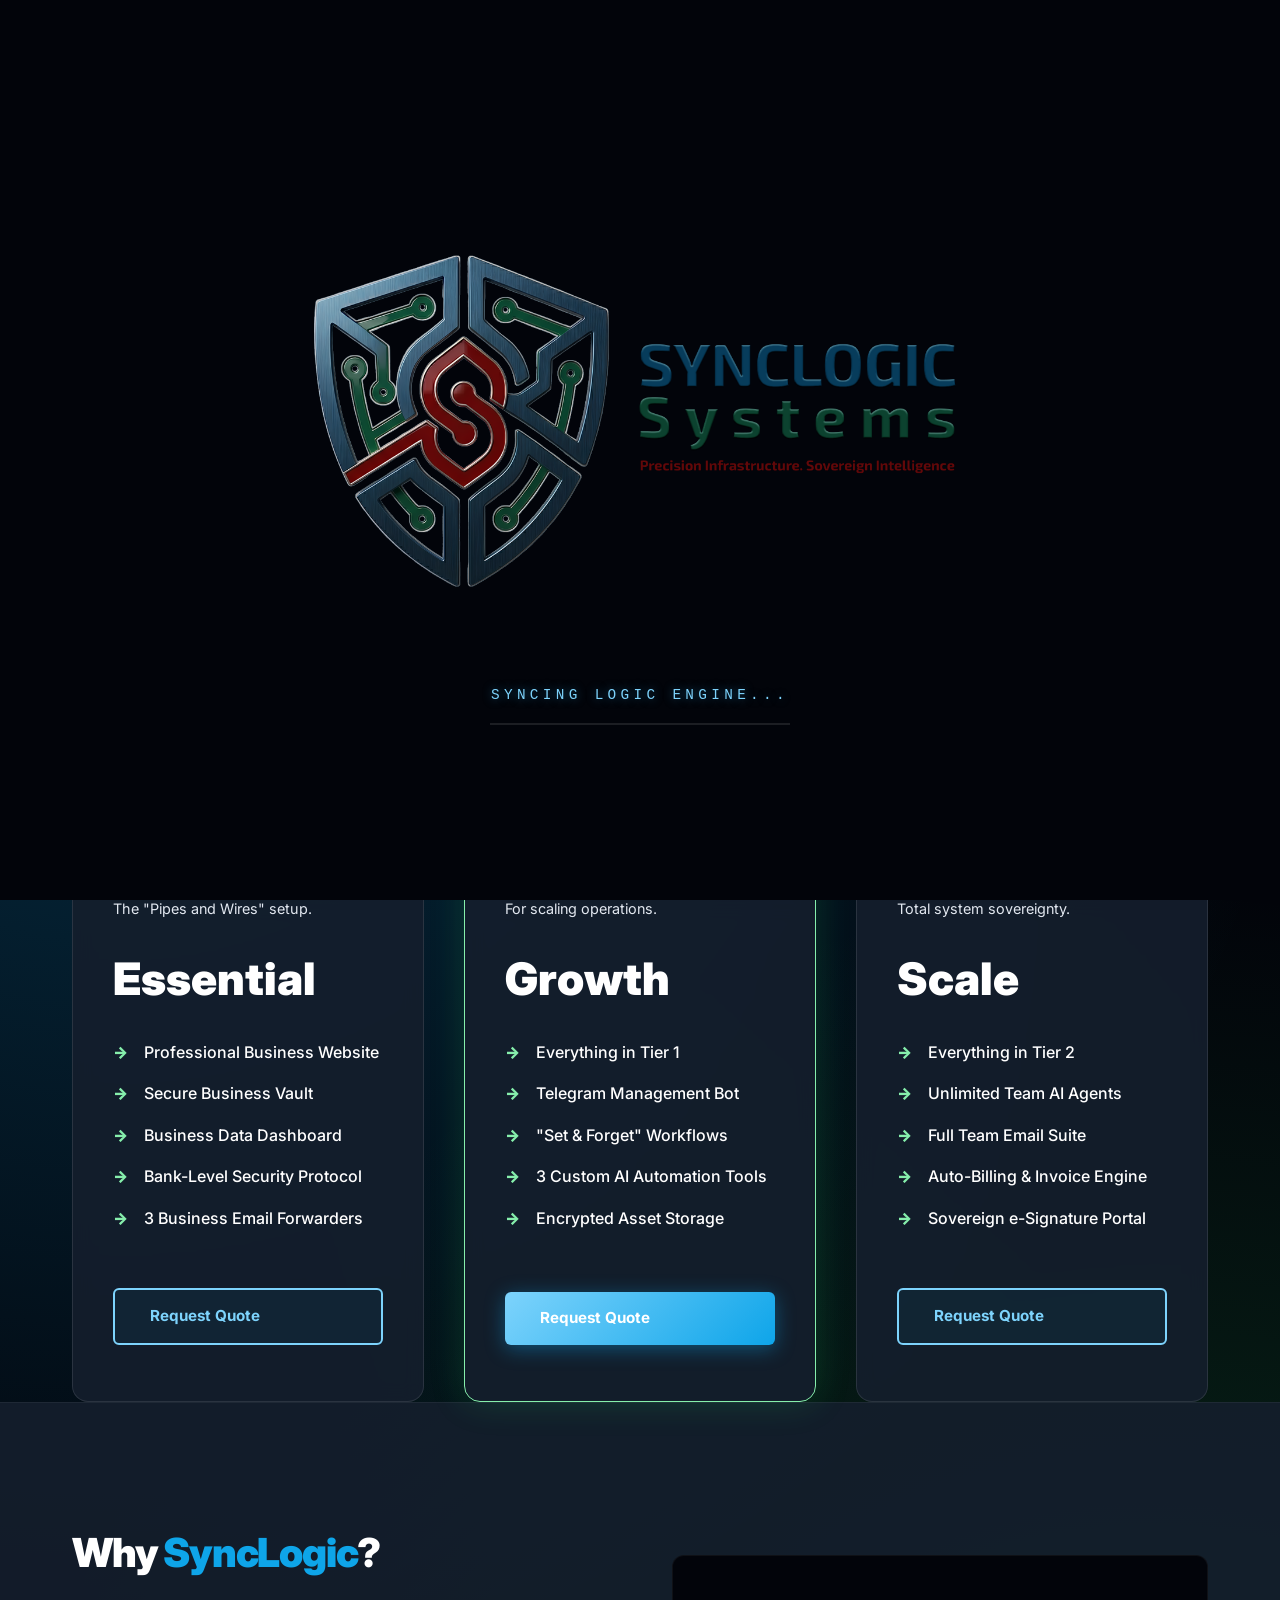
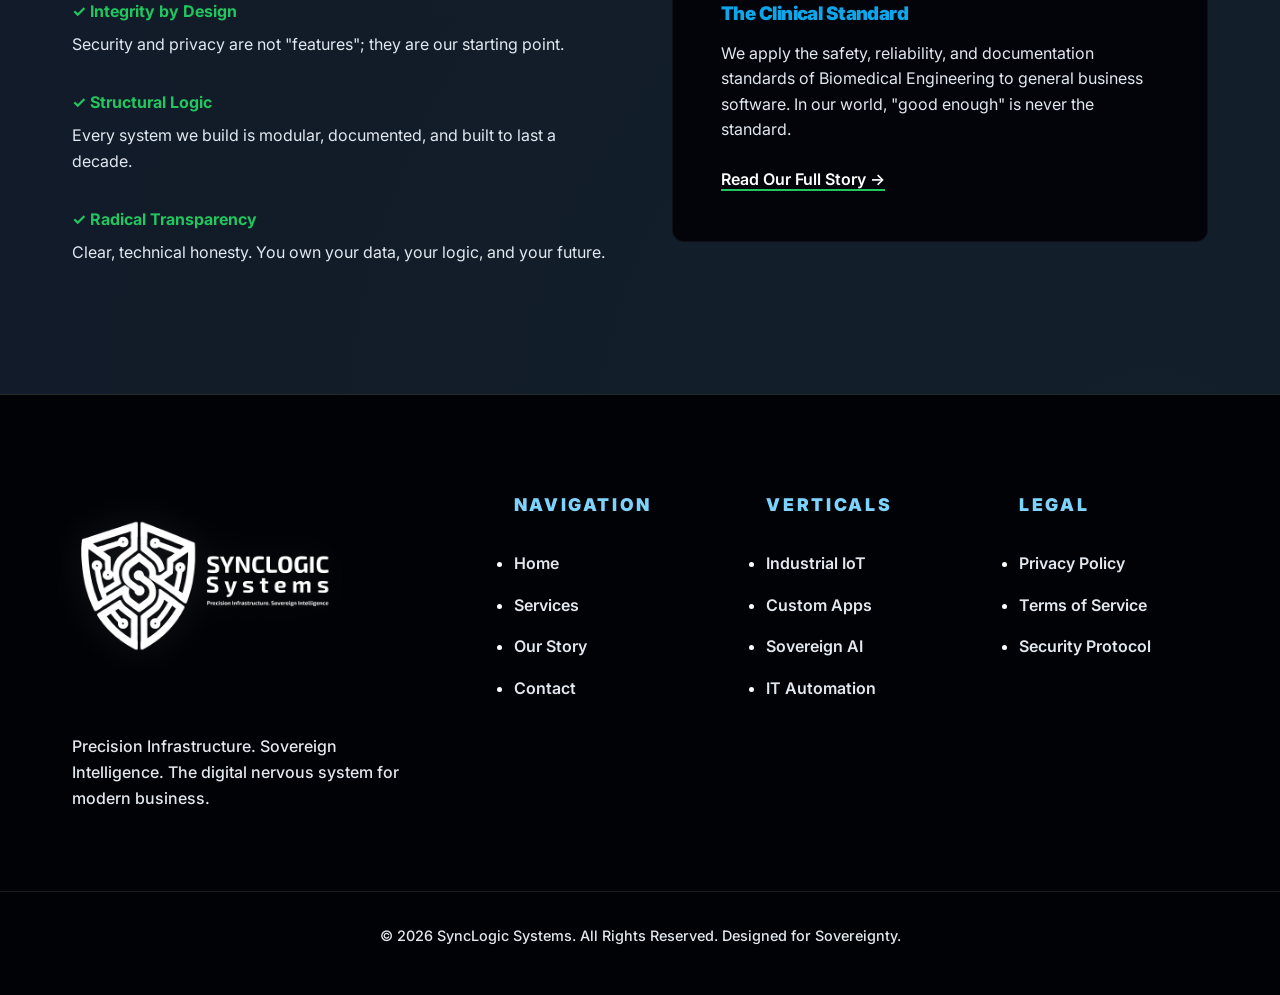
<file: index.html>
<!DOCTYPE html>
<html lang="en">
<head>
    <meta charset="UTF-8">
    <meta name="viewport" content="width=device-width, initial-scale=1.0">
    <title>SyncLogic Systems | Precision Infrastructure</title>
    <link rel="stylesheet" href="css/style.css">
    <link rel="preconnect" href="https://fonts.googleapis.com">
    <link rel="preconnect" href="https://fonts.gstatic.com" crossorigin>
    <link href="https://fonts.googleapis.com/css2?family=Inter:wght@400;500;600;700;800&display=swap" rel="stylesheet">
</head>
<body>
    <div id="splash-screen">
        <div class="loader-container">
            <img src="assets/logo-splash.png" alt="SyncLogic Systems" class="splash-logo">
            <span id="loader-text" class="loader-text">Initializing Sovereign Protocol...</span>
            <div class="loader-bar-container">
                <div class="loader-bar"></div>
            </div>
        </div>
    </div>

    <nav>
        <a href="index.html" class="logo-container">
            <img src="assets/logo-white-icon.png" alt="SyncLogic Icon" class="nav-logo">
            <div class="logo-text" style="font-size: 1.5rem; font-weight: 800; letter-spacing: -0.02em;">SYNCLOGIC <span style="color: var(--color-green-bright); text-shadow: 0 0 10px rgba(22, 122, 86, 0.4);">Systems</span></div>
        </a>
        <ul class="nav-links">
            <li><a href="index.html">Home</a></li>
            <li><a href="services.html">Services</a></li>
            <li><a href="story.html">Our Story</a></li>
            <li><a href="contact.html">Contact</a></li>
        </ul>
        <a href="contact.html" class="btn btn-primary">Get Started</a>
    </nav>

    <header class="container hero" style="padding: 8rem 2rem; text-align: center;">
        <h1 style="font-size: 3.5rem; margin-bottom: 1.5rem;">
            Architecting <span class="text-gradient-blue">Digital Foundations</span><br>
            with Clinical Precision.
        </h1>
        <p style="color: var(--color-text-muted); font-size: 1.2rem; max-width: 700px; margin: 0 auto 2.5rem;">
            High-performance, secure, and private infrastructures that allow your business to scale without technical debt. Born from biomedical engineering standards.
        </p>
        <div style="display: flex; gap: 1rem; justify-content: center;">
            <a href="#pricing" class="btn btn-primary">View Packages</a>
            <a href="services.html" class="btn btn-outline">Explore Verticals</a>
        </div>
    </header>

    <section id="pricing" class="container">
        <div style="text-align: center; margin-bottom: 4rem;">
            <h2 style="font-size: 2.5rem; margin-bottom: 1rem;">Transparent <span class="text-gradient-green">Service Packages</span></h2>
            <p style="color: var(--color-text-muted);">Predictable pricing for businesses of all sizes.</p>
        </div>

        <div class="pricing-grid">
            <!-- Tier 1 -->
            <div class="pricing-card">
                <h3>Digital Presence</h3>
                <p style="font-size: 0.9rem; color: var(--color-text-muted); margin-top: 0.5rem;">The "Pipes and Wires" setup.</p>
                <div class="price">Essential</div>
                <ul>
                    <li>Professional Business Website</li>
                    <li>Secure Business Vault</li>
                    <li>Business Data Dashboard</li>
                    <li>Bank-Level Security Protocol</li>
                    <li>3 Business Email Forwarders</li>
                </ul>
                <a href="contact.html?selection=tier1" class="btn btn-outline">Request Quote</a>
            </div>

            <!-- Tier 2 -->
            <div class="pricing-card featured">
                <h3>Automated Business</h3>
                <p style="font-size: 0.9rem; color: var(--color-text-muted); margin-top: 0.5rem;">For scaling operations.</p>
                <div class="price">Growth</div>
                <ul>
                    <li>Everything in Tier 1</li>
                    <li>Telegram Management Bot</li>
                    <li>"Set & Forget" Workflows</li>
                    <li>3 Custom AI Automation Tools</li>
                    <li>Encrypted Asset Storage</li>
                </ul>
                <a href="contact.html?selection=tier2" class="btn btn-primary">Request Quote</a>
            </div>

            <!-- Tier 3 -->
            <div class="pricing-card">
                <h3>Enterprise Ops</h3>
                <p style="font-size: 0.9rem; color: var(--color-text-muted); margin-top: 0.5rem;">Total system sovereignty.</p>
                <div class="price">Scale</div>
                <ul>
                    <li>Everything in Tier 2</li>
                    <li>Unlimited Team AI Agents</li>
                    <li>Full Team Email Suite</li>
                    <li>Auto-Billing & Invoice Engine</li>
                    <li>Sovereign e-Signature Portal</li>
                </ul>
                <a href="contact.html?selection=tier3" class="btn btn-outline">Request Quote</a>
            </div>
        </div>
    </section>

    <section style="background: var(--color-card); border-top: 1px solid rgba(255, 255, 255, 0.05);">
        <div class="container" style="display: grid; grid-template-columns: 1fr 1fr; gap: 4rem; align-items: center;">
            <div>
                <h2 style="font-size: 2.5rem; margin-bottom: 1.5rem;">Why <span style="color: var(--color-blue);">SyncLogic</span>?</h2>
                <div style="margin-bottom: 2rem;">
                    <h4 style="color: var(--color-green); margin-bottom: 0.5rem;">✓ Integrity by Design</h4>
                    <p style="color: var(--color-text-muted);">Security and privacy are not "features"; they are our starting point.</p>
                </div>
                <div style="margin-bottom: 2rem;">
                    <h4 style="color: var(--color-green); margin-bottom: 0.5rem;">✓ Structural Logic</h4>
                    <p style="color: var(--color-text-muted);">Every system we build is modular, documented, and built to last a decade.</p>
                </div>
                <div>
                    <h4 style="color: var(--color-green); margin-bottom: 0.5rem;">✓ Radical Transparency</h4>
                    <p style="color: var(--color-text-muted);">Clear, technical honesty. You own your data, your logic, and your future.</p>
                </div>
            </div>
            <div style="background: var(--color-dark); padding: 3rem; border-radius: 12px; border: 1px solid rgba(255, 255, 255, 0.05);">
                <h3 style="margin-bottom: 1rem; color: var(--color-blue);">The Clinical Standard</h3>
                <p style="color: var(--color-text-muted); margin-bottom: 1.5rem;">
                    We apply the safety, reliability, and documentation standards of Biomedical Engineering to general business software. In our world, "good enough" is never the standard.
                </p>
                <a href="story.html" style="color: var(--color-light); font-weight: 600; text-decoration: none; border-bottom: 2px solid var(--color-green);">Read Our Full Story →</a>
            </div>
        </div>
    </section>

    <footer>
        <div class="container footer-grid">
            <div class="footer-info">
                <img src="assets/logo-white-full.png" alt="SyncLogic Systems Full Logo" class="footer-logo">
                <p>Precision Infrastructure. Sovereign Intelligence. The digital nervous system for modern business.</p>
            </div>
            <div class="footer-links">
                <h4>Navigation</h4>
                <ul>
                    <li><a href="index.html">Home</a></li>
                    <li><a href="services.html">Services</a></li>
                    <li><a href="story.html">Our Story</a></li>
                    <li><a href="contact.html">Contact</a></li>
                </ul>
            </div>
            <div class="footer-links">
                <h4>Verticals</h4>
                <ul>
                    <li><a href="services.html#iot">Industrial IoT</a></li>
                    <li><a href="services.html#apps">Custom Apps</a></li>
                    <li><a href="services.html#ai">Sovereign AI</a></li>
                    <li><a href="services.html#infrastructure">IT Automation</a></li>
                </ul>
            </div>
            <div class="footer-links">
                <h4>Legal</h4>
                <ul>
                    <li><a href="privacy.html">Privacy Policy</a></li>
                    <li><a href="terms.html">Terms of Service</a></li>
                    <li><a href="security.html">Security Protocol</a></li>
                </ul>
            </div>
        </div>
        <div class="copyright">
            &copy; 2026 SyncLogic Systems. All Rights Reserved. Designed for Sovereignty.
        </div>
    </footer>
    <script src="js/main.js"></script>
    <script>
        // Fail-safe: Force splash removal after 3.5s for local file compatibility
        setTimeout(function() {
            var s = document.getElementById('splash-screen');
            if (s && !s.classList.contains('fade-out')) {
                s.classList.add('fade-out');
                document.body.classList.remove('lock-scroll');
                setTimeout(function() { s.style.display = 'none'; }, 800);
            }
        }, 3500);
    </script>
</body>
</html>
</file>
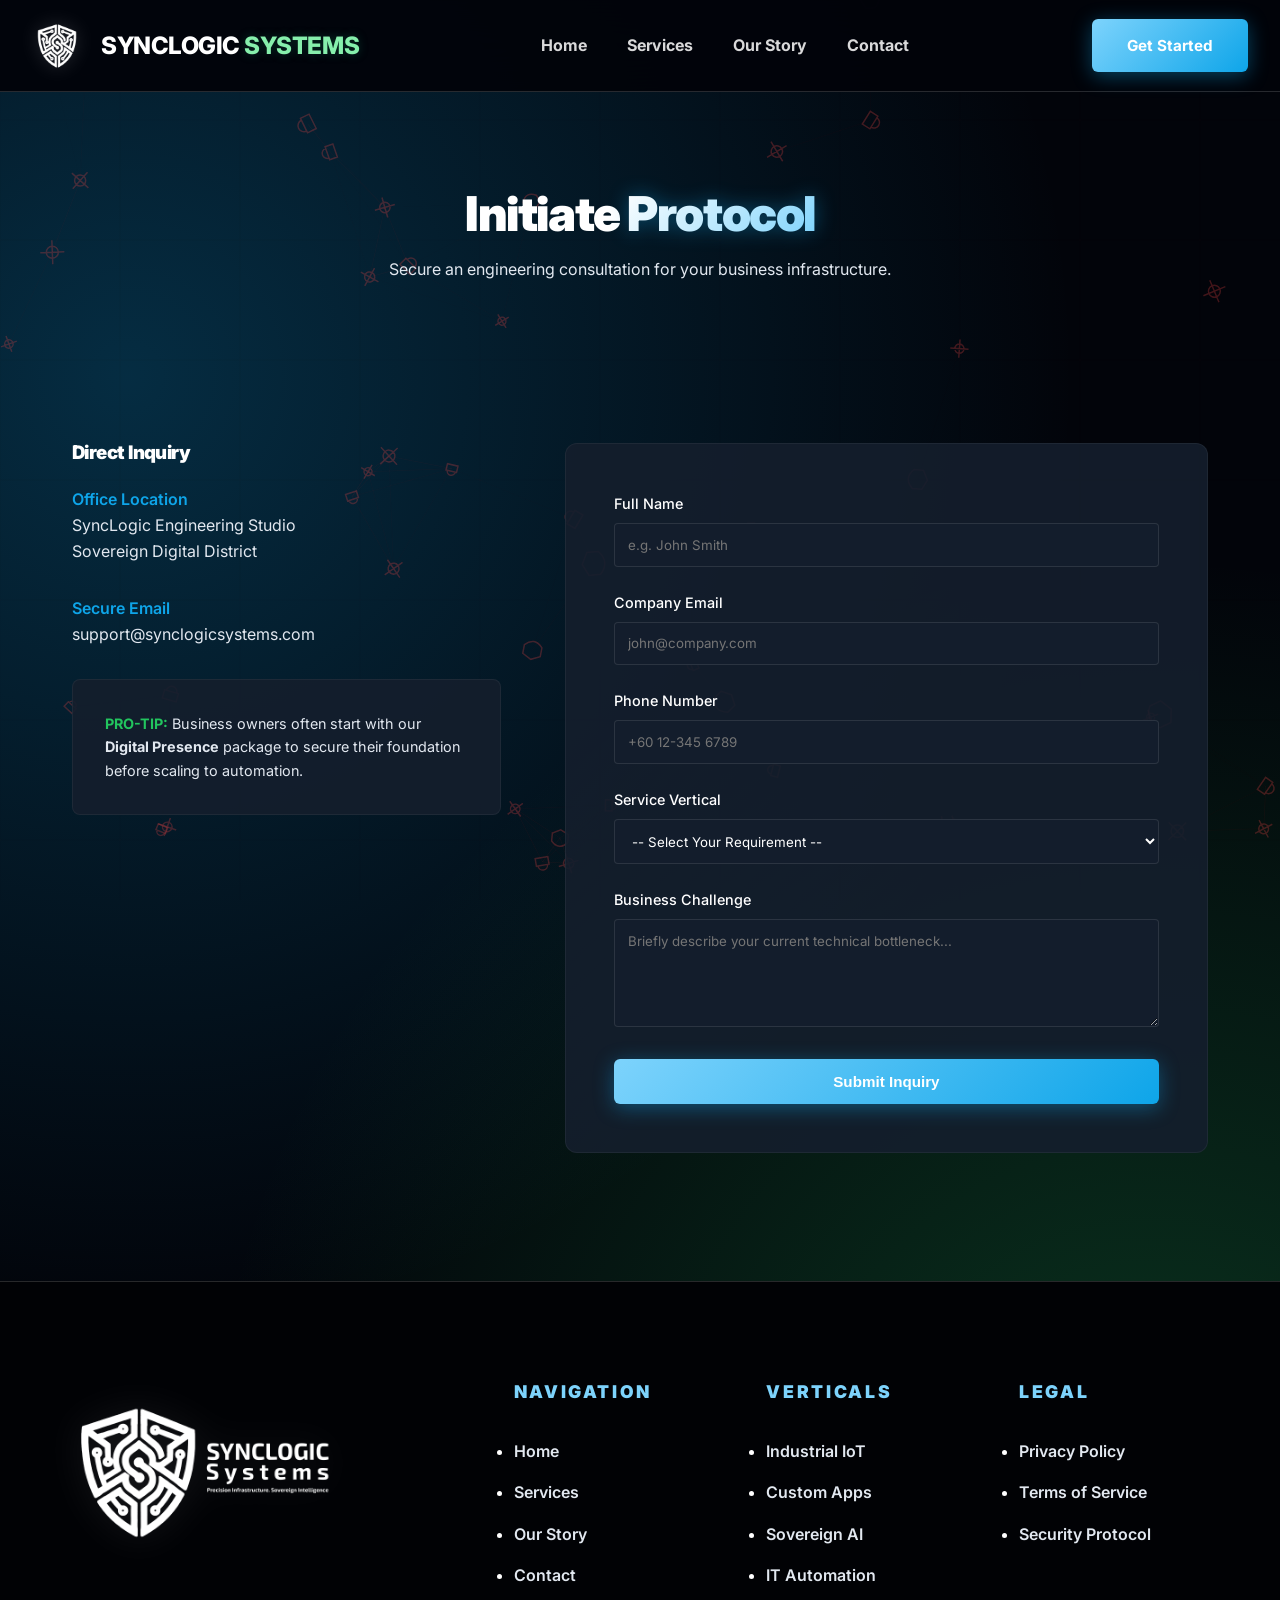
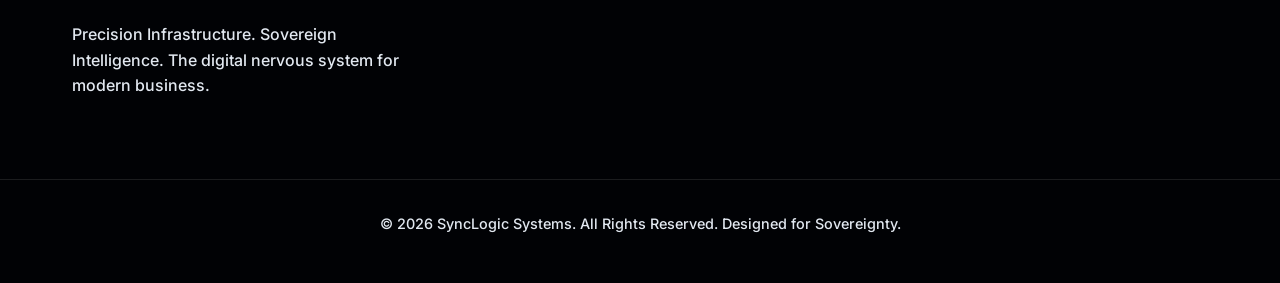
<file: contact.html>
<!DOCTYPE html>
<html lang="en">
<head>
    <meta charset="UTF-8">
    <meta name="viewport" content="width=device-width, initial-scale=1.0">
    <title>Contact Us | SyncLogic Systems</title>
    <link rel="stylesheet" href="css/style.css">
    <link rel="preconnect" href="https://fonts.googleapis.com">
    <link rel="preconnect" href="https://fonts.gstatic.com" crossorigin>
    <link href="https://fonts.googleapis.com/css2?family=Inter:wght@400;500;600;700;800&display=swap" rel="stylesheet">
    <style>
        .contact-grid {
            display: grid;
            grid-template-columns: 1fr 1.5fr;
            gap: 4rem;
            margin-top: 4rem;
        }
        .form-group {
            margin-bottom: 1.5rem;
        }
        label {
            display: block;
            margin-bottom: 0.5rem;
            font-size: 0.9rem;
            font-weight: 500;
        }
        input, select, textarea {
            width: 100%;
            padding: 0.8rem;
            background: var(--color-card);
            border: 1px solid rgba(255, 255, 255, 0.1);
            border-radius: 4px;
            color: white;
            font-family: inherit;
        }
        input:focus, select:focus, textarea:focus {
            outline: none;
            border-color: var(--color-blue);
        }
    </style>
</head>
<body>
    <nav>
        <a href="index.html" class="logo-container">
            <img src="assets/logo-white-icon.png" alt="SyncLogic Icon" class="nav-logo">
            <div class="logo-text" style="font-size: 1.5rem; font-weight: 800; letter-spacing: -0.02em;">SYNCLOGIC <span style="color: var(--color-green-bright); text-shadow: 0 0 10px rgba(22, 122, 86, 0.4);">Systems</span></div>
        </a>
        <ul class="nav-links">
            <li><a href="index.html">Home</a></li>
            <li><a href="services.html">Services</a></li>
            <li><a href="story.html">Our Story</a></li>
            <li><a href="contact.html">Contact</a></li>
        </ul>
        <a href="contact.html" class="btn btn-primary">Get Started</a>
    </nav>

    <header class="container" style="padding: 6rem 2rem; text-align: center;">
        <h1 style="font-size: 3rem;">Initiate <span class="text-gradient-blue">Protocol</span></h1>
        <p style="color: var(--color-text-muted); max-width: 600px; margin: 1rem auto 0;">
            Secure an engineering consultation for your business infrastructure.
        </p>
    </header>

    <section class="container" style="padding-bottom: 8rem;">
        <div class="contact-grid">
            <div>
                <h3 style="margin-bottom: 1.5rem;">Direct Inquiry</h3>
                <div style="margin-bottom: 2rem;">
                    <p style="color: var(--color-blue); font-weight: 600;">Office Location</p>
                    <p style="color: var(--color-text-muted);">SyncLogic Engineering Studio<br>Sovereign Digital District</p>
                </div>
                <div style="margin-bottom: 2rem;">
                    <p style="color: var(--color-blue); font-weight: 600;">Secure Email</p>
                    <p style="color: var(--color-text-muted);">support@synclogicsystems.com</p>
                </div>
                <div style="background: var(--color-card); padding: 2rem; border-radius: 8px; border: 1px solid rgba(255, 255, 255, 0.05);">
                    <p style="font-size: 0.9rem; color: var(--color-text-muted);">
                        <span style="color: var(--color-green); font-weight: 700;">PRO-TIP:</span> Business owners often start with our <strong>Digital Presence</strong> package to secure their foundation before scaling to automation.
                    </p>
                </div>
            </div>

            <div>
                <form id="contactForm" style="background: var(--color-card); padding: 3rem; border-radius: 12px; border: 1px solid rgba(255, 255, 255, 0.05);">
                    <div class="form-group">
                        <label>Full Name</label>
                        <input type="text" placeholder="e.g. John Smith" required>
                    </div>
                    <div class="form-group">
                        <label>Company Email</label>
                        <input type="email" placeholder="john@company.com" required>
                    </div>
                    <div class="form-group">
                        <label>Phone Number</label>
                        <input type="tel" placeholder="+60 12-345 6789">
                    </div>
                    <div class="form-group">
                        <label>Service Vertical</label>
                        <select id="packageSelect">
                            <option value="">-- Select Your Requirement --</option>
                            <option value="tier1">Tier 1: Digital Presence Package</option>
                            <option value="tier2">Tier 2: Automated Business Package</option>
                            <option value="tier3">Tier 3: Enterprise Operations Package</option>
                            <option value="infrastructure">Vertical 01: Sovereign Infrastructure</option>
                            <option value="iot">Vertical 02: Industrial IoT & Telemetry</option>
                            <option value="apps">Vertical 03: Enterprise Mobile Apps</option>
                            <option value="ai">Vertical 04: Sovereign AI Agents</option>
                            <option value="retrofitting">Vertical 05: Hardware Retrofitting</option>
                            <option value="advisory">Vertical 06: Strategic Advisory</option>
                            <option value="mentorship">Vertical 07: STEM Mentorship</option>
                            <option value="custom">Other: Custom R&D Project</option>
                        </select>
                    </div>
                    <div class="form-group">
                        <label>Business Challenge</label>
                        <textarea rows="5" placeholder="Briefly describe your current technical bottleneck..."></textarea>
                    </div>
                    <button type="submit" class="btn btn-primary" style="width: 100%;">Submit Inquiry</button>
                </form>
            </div>
        </div>
    </section>

    <footer>
        <div class="container footer-grid">
            <div class="footer-info">
                <img src="assets/logo-white-full.png" alt="SyncLogic Systems Full Logo" class="footer-logo">
                <p>Precision Infrastructure. Sovereign Intelligence. The digital nervous system for modern business.</p>
            </div>
            <div class="footer-links">
                <h4>Navigation</h4>
                <ul>
                    <li><a href="index.html">Home</a></li>
                    <li><a href="services.html">Services</a></li>
                    <li><a href="story.html">Our Story</a></li>
                    <li><a href="contact.html">Contact</a></li>
                </ul>
            </div>
            <div class="footer-links">
                <h4>Verticals</h4>
                <ul>
                    <li><a href="services.html#iot">Industrial IoT</a></li>
                    <li><a href="services.html#apps">Custom Apps</a></li>
                    <li><a href="services.html#ai">Sovereign AI</a></li>
                    <li><a href="services.html#infrastructure">IT Automation</a></li>
                </ul>
            </div>
            <div class="footer-links">
                <h4>Legal</h4>
                <ul>
                    <li><a href="privacy.html">Privacy Policy</a></li>
                    <li><a href="terms.html">Terms of Service</a></li>
                    <li><a href="security.html">Security Protocol</a></li>
                </ul>
            </div>
        </div>
        <div class="copyright">
            &copy; 2026 SyncLogic Systems. All Rights Reserved. Designed for Sovereignty.
        </div>
    </footer>

    <script src="js/main.js"></script>
    <script>
        // Fail-safe: Force splash removal after 3.5s for local file compatibility
        setTimeout(function() {
            var s = document.getElementById('splash-screen');
            if (s && !s.classList.contains('fade-out')) {
                s.classList.add('fade-out');
                document.body.classList.remove('lock-scroll');
                setTimeout(function() { s.style.display = 'none'; }, 800);
            }
        }, 3500);
    </script>
</body>
</html>
</file>
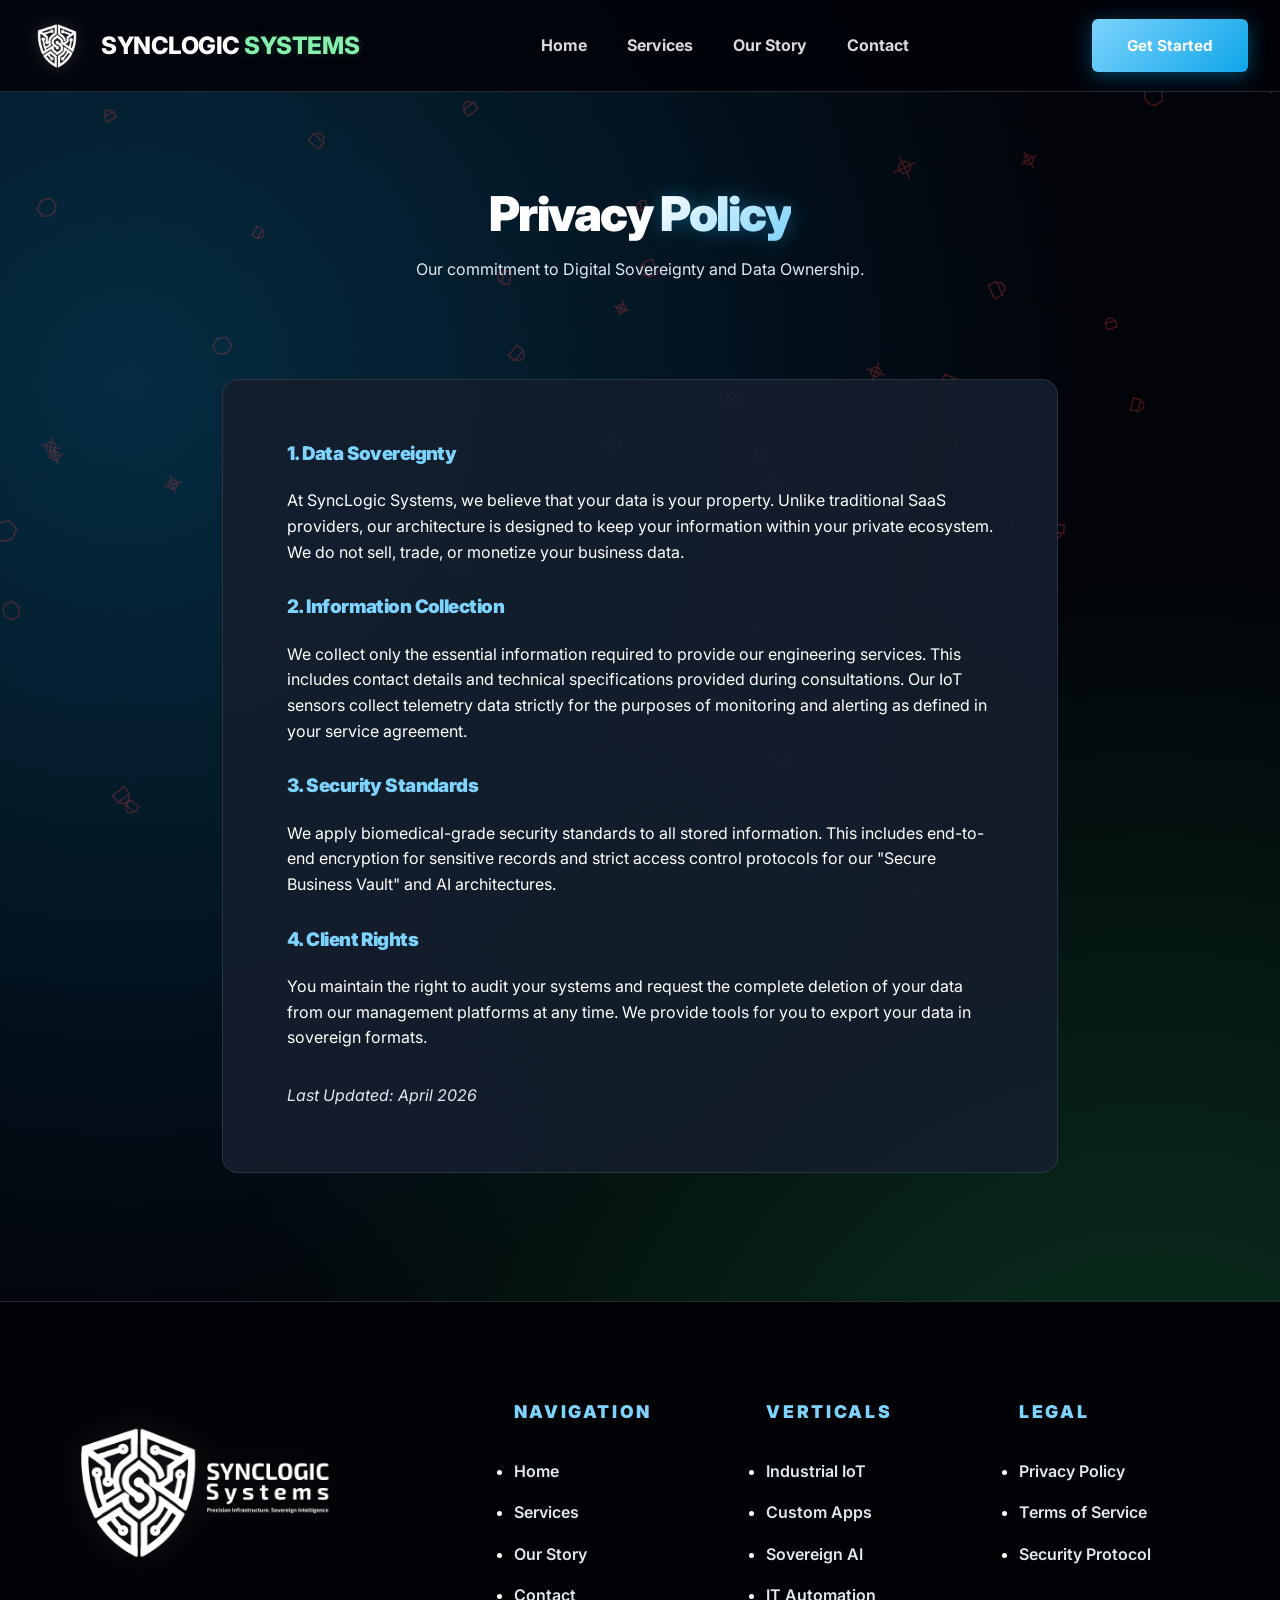
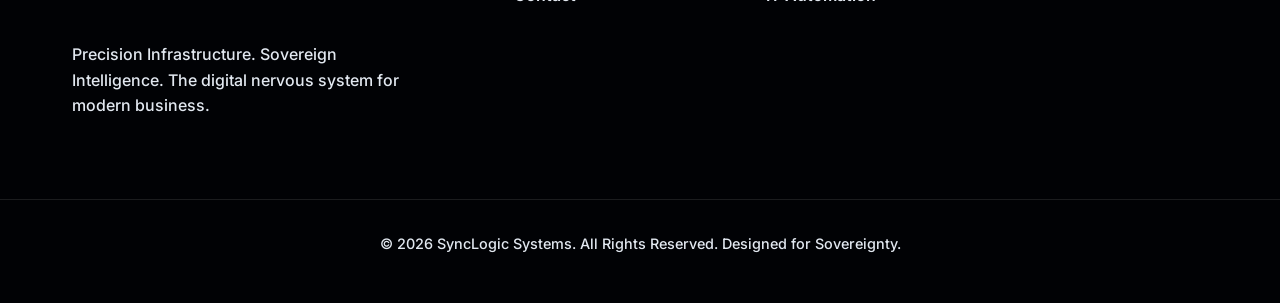
<file: privacy.html>
<!DOCTYPE html>
<html lang="en">
<head>
    <meta charset="UTF-8">
    <meta name="viewport" content="width=device-width, initial-scale=1.0">
    <title>Privacy Policy | SyncLogic Systems</title>
    <link rel="stylesheet" href="css/style.css">
    <link rel="preconnect" href="https://fonts.googleapis.com">
    <link rel="preconnect" href="https://fonts.gstatic.com" crossorigin>
    <link href="https://fonts.googleapis.com/css2?family=Inter:wght@400;500;600;700;800&display=swap" rel="stylesheet">
</head>
<body>
    <nav>
        <a href="index.html" class="logo-container">
            <img src="assets/logo-white-icon.png" alt="SyncLogic Icon" class="nav-logo">
            <div class="logo-text" style="font-size: 1.5rem; font-weight: 800; letter-spacing: -0.02em;">SYNCLOGIC <span style="color: var(--color-green-bright); text-shadow: 0 0 10px rgba(22, 122, 86, 0.4);">Systems</span></div>
        </a>
        <ul class="nav-links">
            <li><a href="index.html">Home</a></li>
            <li><a href="services.html">Services</a></li>
            <li><a href="story.html">Our Story</a></li>
            <li><a href="contact.html">Contact</a></li>
        </ul>
        <a href="contact.html" class="btn btn-primary">Get Started</a>
    </nav>

    <header class="container" style="padding: 6rem 2rem; text-align: center;">
        <h1 style="font-size: 3rem;">Privacy <span class="text-gradient-blue">Policy</span></h1>
        <p style="color: var(--color-text-muted); max-width: 600px; margin: 1rem auto 0;">
            Our commitment to Digital Sovereignty and Data Ownership.
        </p>
    </header>

    <section class="container" style="max-width: 900px; padding-bottom: 8rem;">
        <div style="background: var(--color-card); padding: 4rem; border-radius: 16px; border: 1px solid rgba(255, 255, 255, 0.1);">
            <h3 style="color: var(--color-blue-bright); margin-bottom: 1.5rem;">1. Data Sovereignty</h3>
            <p style="margin-bottom: 2rem;">At SyncLogic Systems, we believe that your data is your property. Unlike traditional SaaS providers, our architecture is designed to keep your information within your private ecosystem. We do not sell, trade, or monetize your business data.</p>

            <h3 style="color: var(--color-blue-bright); margin-bottom: 1.5rem;">2. Information Collection</h3>
            <p style="margin-bottom: 2rem;">We collect only the essential information required to provide our engineering services. This includes contact details and technical specifications provided during consultations. Our IoT sensors collect telemetry data strictly for the purposes of monitoring and alerting as defined in your service agreement.</p>

            <h3 style="color: var(--color-blue-bright); margin-bottom: 1.5rem;">3. Security Standards</h3>
            <p style="margin-bottom: 2rem;">We apply biomedical-grade security standards to all stored information. This includes end-to-end encryption for sensitive records and strict access control protocols for our "Secure Business Vault" and AI architectures.</p>

            <h3 style="color: var(--color-blue-bright); margin-bottom: 1.5rem;">4. Client Rights</h3>
            <p style="margin-bottom: 2rem;">You maintain the right to audit your systems and request the complete deletion of your data from our management platforms at any time. We provide tools for you to export your data in sovereign formats.</p>

            <p style="font-style: italic; color: var(--color-text-muted);">Last Updated: April 2026</p>
        </div>
    </section>

    <footer>
        <div class="container footer-grid">
            <div class="footer-info">
                <img src="assets/logo-white-full.png" alt="SyncLogic Systems Full Logo" class="footer-logo">
                <p>Precision Infrastructure. Sovereign Intelligence. The digital nervous system for modern business.</p>
            </div>
            <div class="footer-links">
                <h4>Navigation</h4>
                <ul>
                    <li><a href="index.html">Home</a></li>
                    <li><a href="services.html">Services</a></li>
                    <li><a href="story.html">Our Story</a></li>
                    <li><a href="contact.html">Contact</a></li>
                </ul>
            </div>
            <div class="footer-links">
                <h4>Verticals</h4>
                <ul>
                    <li><a href="services.html#iot">Industrial IoT</a></li>
                    <li><a href="services.html#apps">Custom Apps</a></li>
                    <li><a href="services.html#ai">Sovereign AI</a></li>
                    <li><a href="services.html#infrastructure">IT Automation</a></li>
                </ul>
            </div>
            <div class="footer-links">
                <h4>Legal</h4>
                <ul>
                    <li><a href="privacy.html">Privacy Policy</a></li>
                    <li><a href="terms.html">Terms of Service</a></li>
                    <li><a href="security.html">Security Protocol</a></li>
                </ul>
            </div>
        </div>
        <div class="copyright">
            &copy; 2026 SyncLogic Systems. All Rights Reserved. Designed for Sovereignty.
        </div>
    </footer>

    <script src="js/main.js"></script>
    <script>
        setTimeout(function() {
            var s = document.getElementById('splash-screen');
            if (s && !s.classList.contains('fade-out')) {
                s.classList.add('fade-out');
                document.body.classList.remove('lock-scroll');
                setTimeout(function() { s.style.display = 'none'; }, 800);
            }
        }, 3500);
    </script>
</body>
</html>
</file>
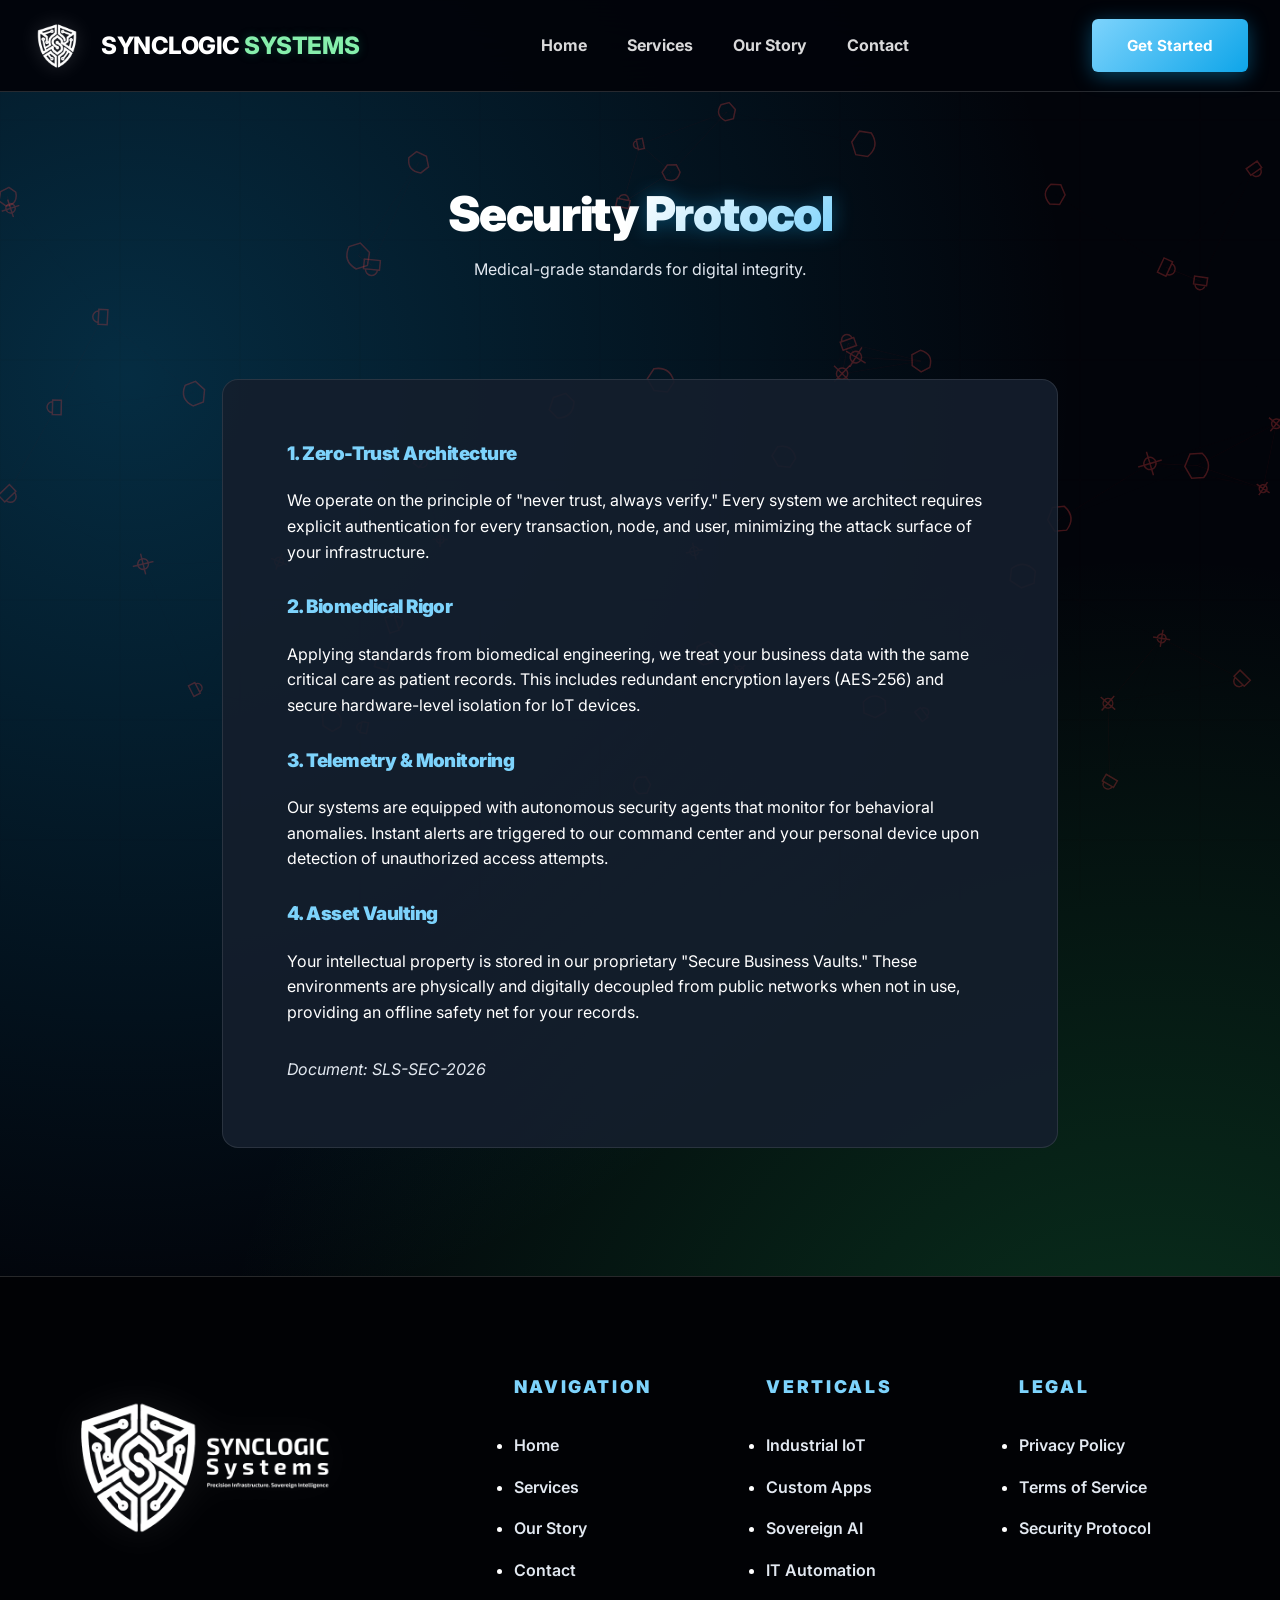
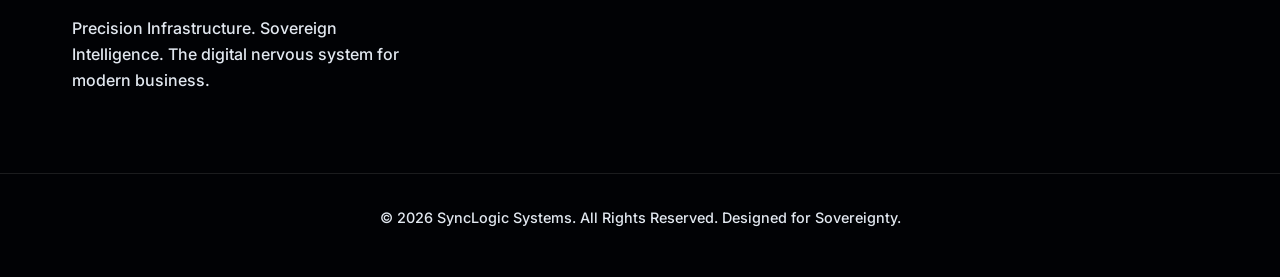
<file: security.html>
<!DOCTYPE html>
<html lang="en">
<head>
    <meta charset="UTF-8">
    <meta name="viewport" content="width=device-width, initial-scale=1.0">
    <title>Security Protocol | SyncLogic Systems</title>
    <link rel="stylesheet" href="css/style.css">
    <link rel="preconnect" href="https://fonts.googleapis.com">
    <link rel="preconnect" href="https://fonts.gstatic.com" crossorigin>
    <link href="https://fonts.googleapis.com/css2?family=Inter:wght@400;500;600;700;800&display=swap" rel="stylesheet">
</head>
<body>
    <nav>
        <a href="index.html" class="logo-container">
            <img src="assets/logo-white-icon.png" alt="SyncLogic Icon" class="nav-logo">
            <div class="logo-text" style="font-size: 1.5rem; font-weight: 800; letter-spacing: -0.02em;">SYNCLOGIC <span style="color: var(--color-green-bright); text-shadow: 0 0 10px rgba(22, 122, 86, 0.4);">Systems</span></div>
        </a>
        <ul class="nav-links">
            <li><a href="index.html">Home</a></li>
            <li><a href="services.html">Services</a></li>
            <li><a href="story.html">Our Story</a></li>
            <li><a href="contact.html">Contact</a></li>
        </ul>
        <a href="contact.html" class="btn btn-primary">Get Started</a>
    </nav>

    <header class="container" style="padding: 6rem 2rem; text-align: center;">
        <h1 style="font-size: 3rem;">Security <span class="text-gradient-blue">Protocol</span></h1>
        <p style="color: var(--color-text-muted); max-width: 600px; margin: 1rem auto 0;">
            Medical-grade standards for digital integrity.
        </p>
    </header>

    <section class="container" style="max-width: 900px; padding-bottom: 8rem;">
        <div style="background: var(--color-card); padding: 4rem; border-radius: 16px; border: 1px solid rgba(255, 255, 255, 0.1);">
            <h3 style="color: var(--color-blue-bright); margin-bottom: 1.5rem;">1. Zero-Trust Architecture</h3>
            <p style="margin-bottom: 2rem;">We operate on the principle of "never trust, always verify." Every system we architect requires explicit authentication for every transaction, node, and user, minimizing the attack surface of your infrastructure.</p>

            <h3 style="color: var(--color-blue-bright); margin-bottom: 1.5rem;">2. Biomedical Rigor</h3>
            <p style="margin-bottom: 2rem;">Applying standards from biomedical engineering, we treat your business data with the same critical care as patient records. This includes redundant encryption layers (AES-256) and secure hardware-level isolation for IoT devices.</p>

            <h3 style="color: var(--color-blue-bright); margin-bottom: 1.5rem;">3. Telemetry & Monitoring</h3>
            <p style="margin-bottom: 2rem;">Our systems are equipped with autonomous security agents that monitor for behavioral anomalies. Instant alerts are triggered to our command center and your personal device upon detection of unauthorized access attempts.</p>

            <h3 style="color: var(--color-blue-bright); margin-bottom: 1.5rem;">4. Asset Vaulting</h3>
            <p style="margin-bottom: 2rem;">Your intellectual property is stored in our proprietary "Secure Business Vaults." These environments are physically and digitally decoupled from public networks when not in use, providing an offline safety net for your records.</p>

            <p style="font-style: italic; color: var(--color-text-muted);">Document: SLS-SEC-2026</p>
        </div>
    </section>

    <footer>
        <div class="container footer-grid">
            <div class="footer-info">
                <img src="assets/logo-white-full.png" alt="SyncLogic Systems Full Logo" class="footer-logo">
                <p>Precision Infrastructure. Sovereign Intelligence. The digital nervous system for modern business.</p>
            </div>
            <div class="footer-links">
                <h4>Navigation</h4>
                <ul>
                    <li><a href="index.html">Home</a></li>
                    <li><a href="services.html">Services</a></li>
                    <li><a href="story.html">Our Story</a></li>
                    <li><a href="contact.html">Contact</a></li>
                </ul>
            </div>
            <div class="footer-links">
                <h4>Verticals</h4>
                <ul>
                    <li><a href="services.html#iot">Industrial IoT</a></li>
                    <li><a href="services.html#apps">Custom Apps</a></li>
                    <li><a href="services.html#ai">Sovereign AI</a></li>
                    <li><a href="services.html#infrastructure">IT Automation</a></li>
                </ul>
            </div>
            <div class="footer-links">
                <h4>Legal</h4>
                <ul>
                    <li><a href="privacy.html">Privacy Policy</a></li>
                    <li><a href="terms.html">Terms of Service</a></li>
                    <li><a href="security.html">Security Protocol</a></li>
                </ul>
            </div>
        </div>
        <div class="copyright">
            &copy; 2026 SyncLogic Systems. All Rights Reserved. Designed for Sovereignty.
        </div>
    </footer>

    <script src="js/main.js"></script>
    <script>
        setTimeout(function() {
            var s = document.getElementById('splash-screen');
            if (s && !s.classList.contains('fade-out')) {
                s.classList.add('fade-out');
                document.body.classList.remove('lock-scroll');
                setTimeout(function() { s.style.display = 'none'; }, 800);
            }
        }, 3500);
    </script>
</body>
</html>
</file>
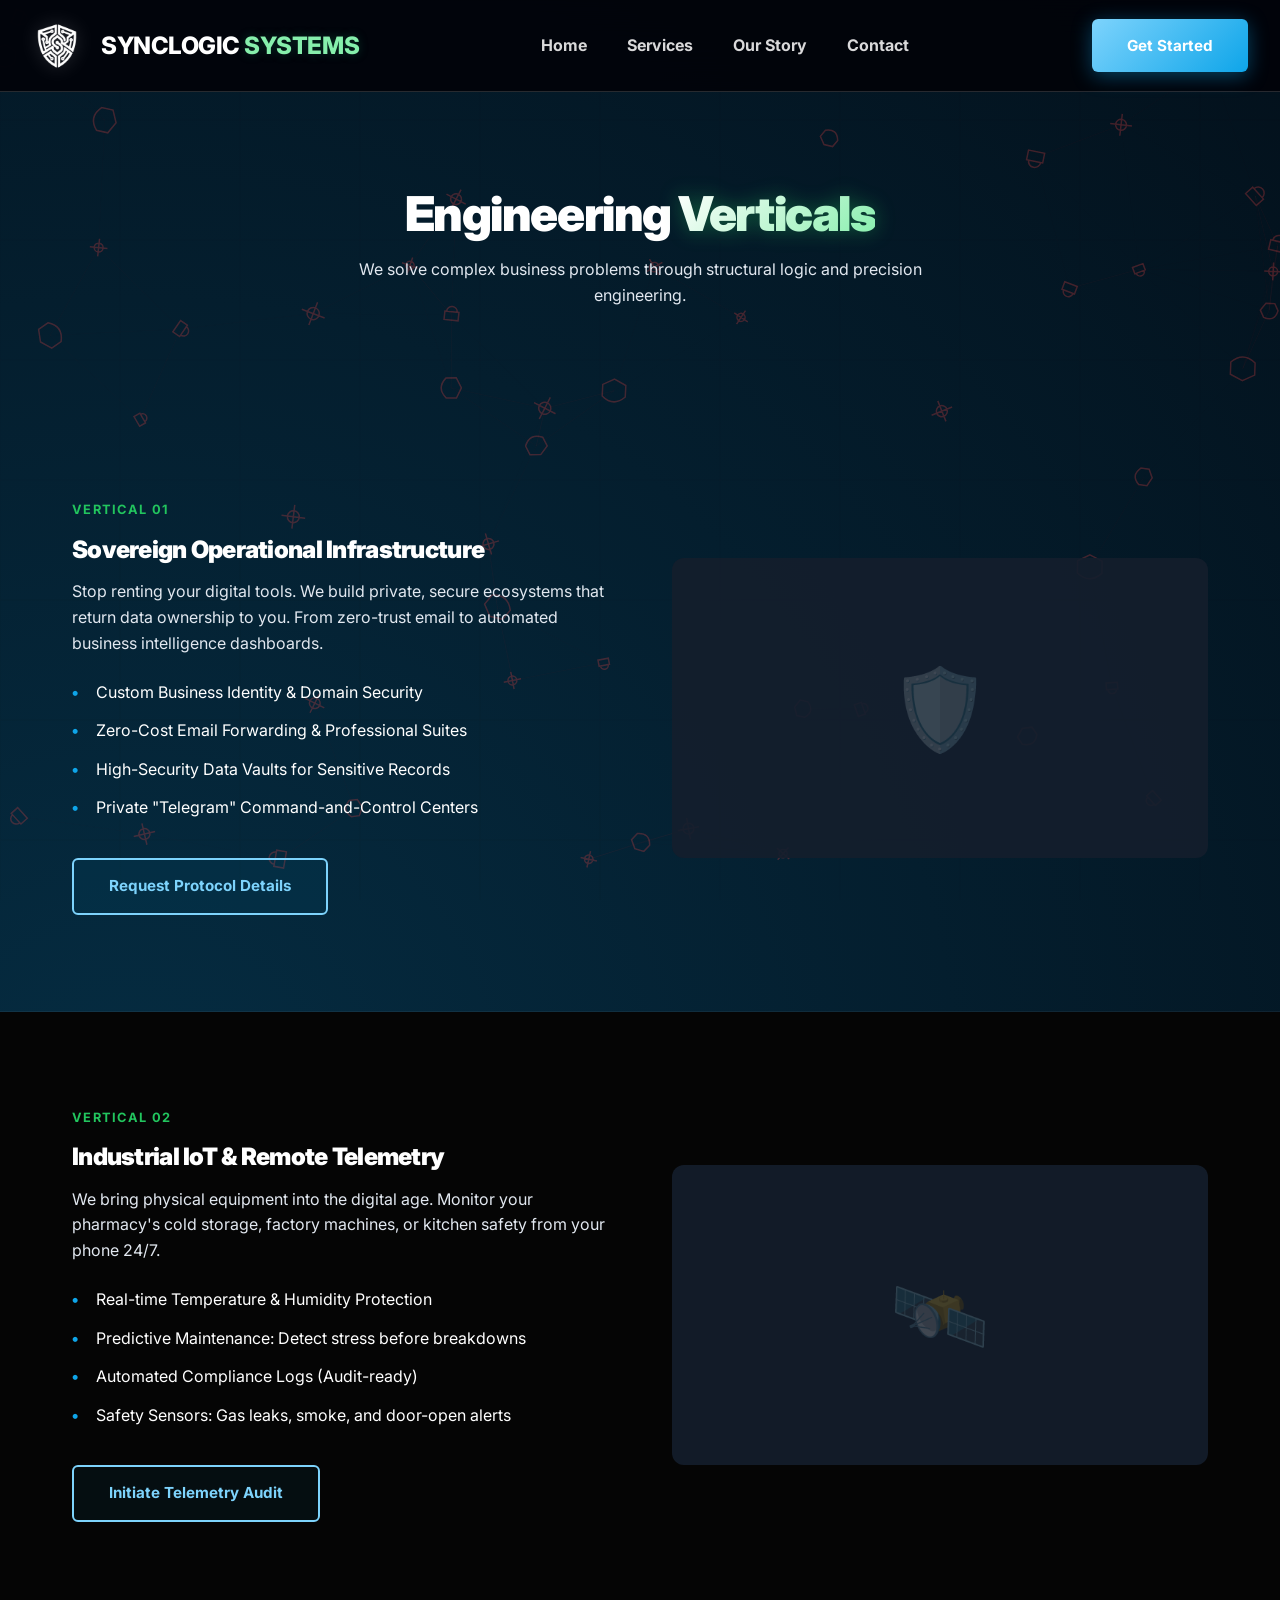
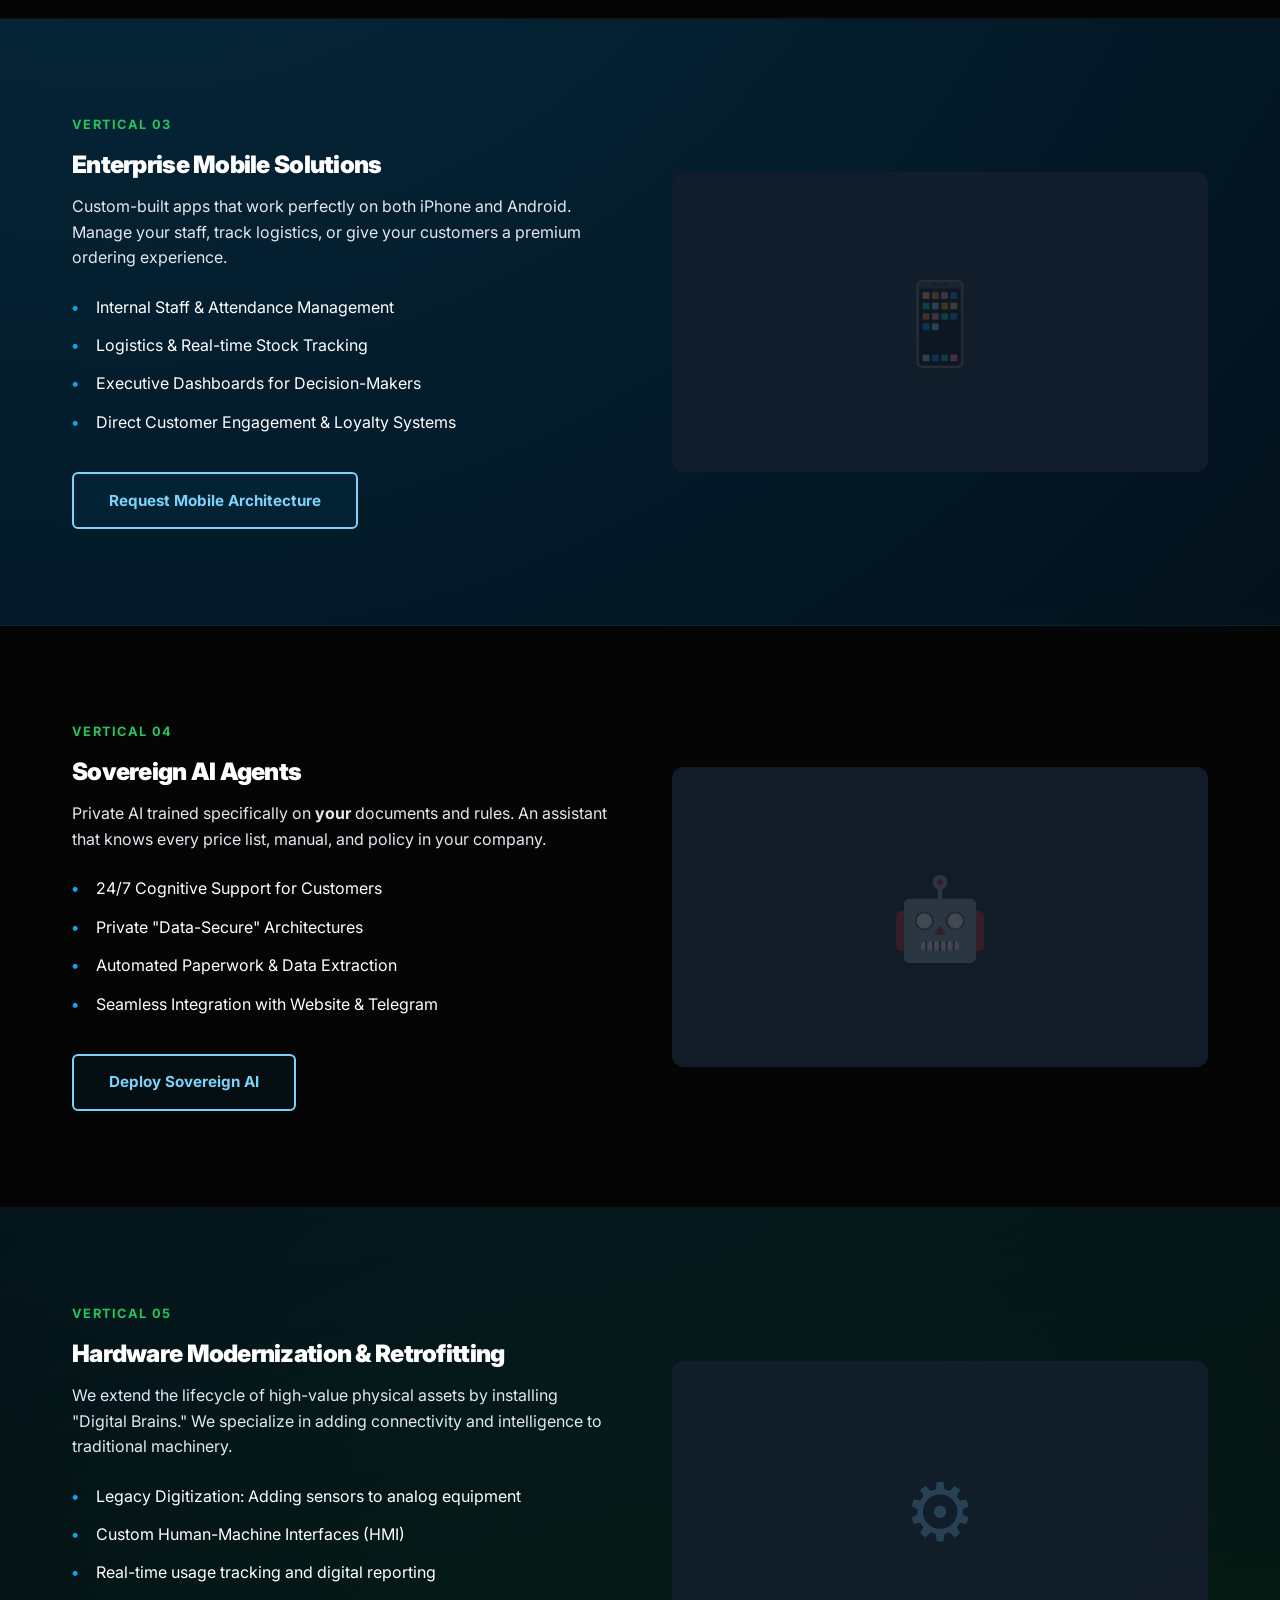
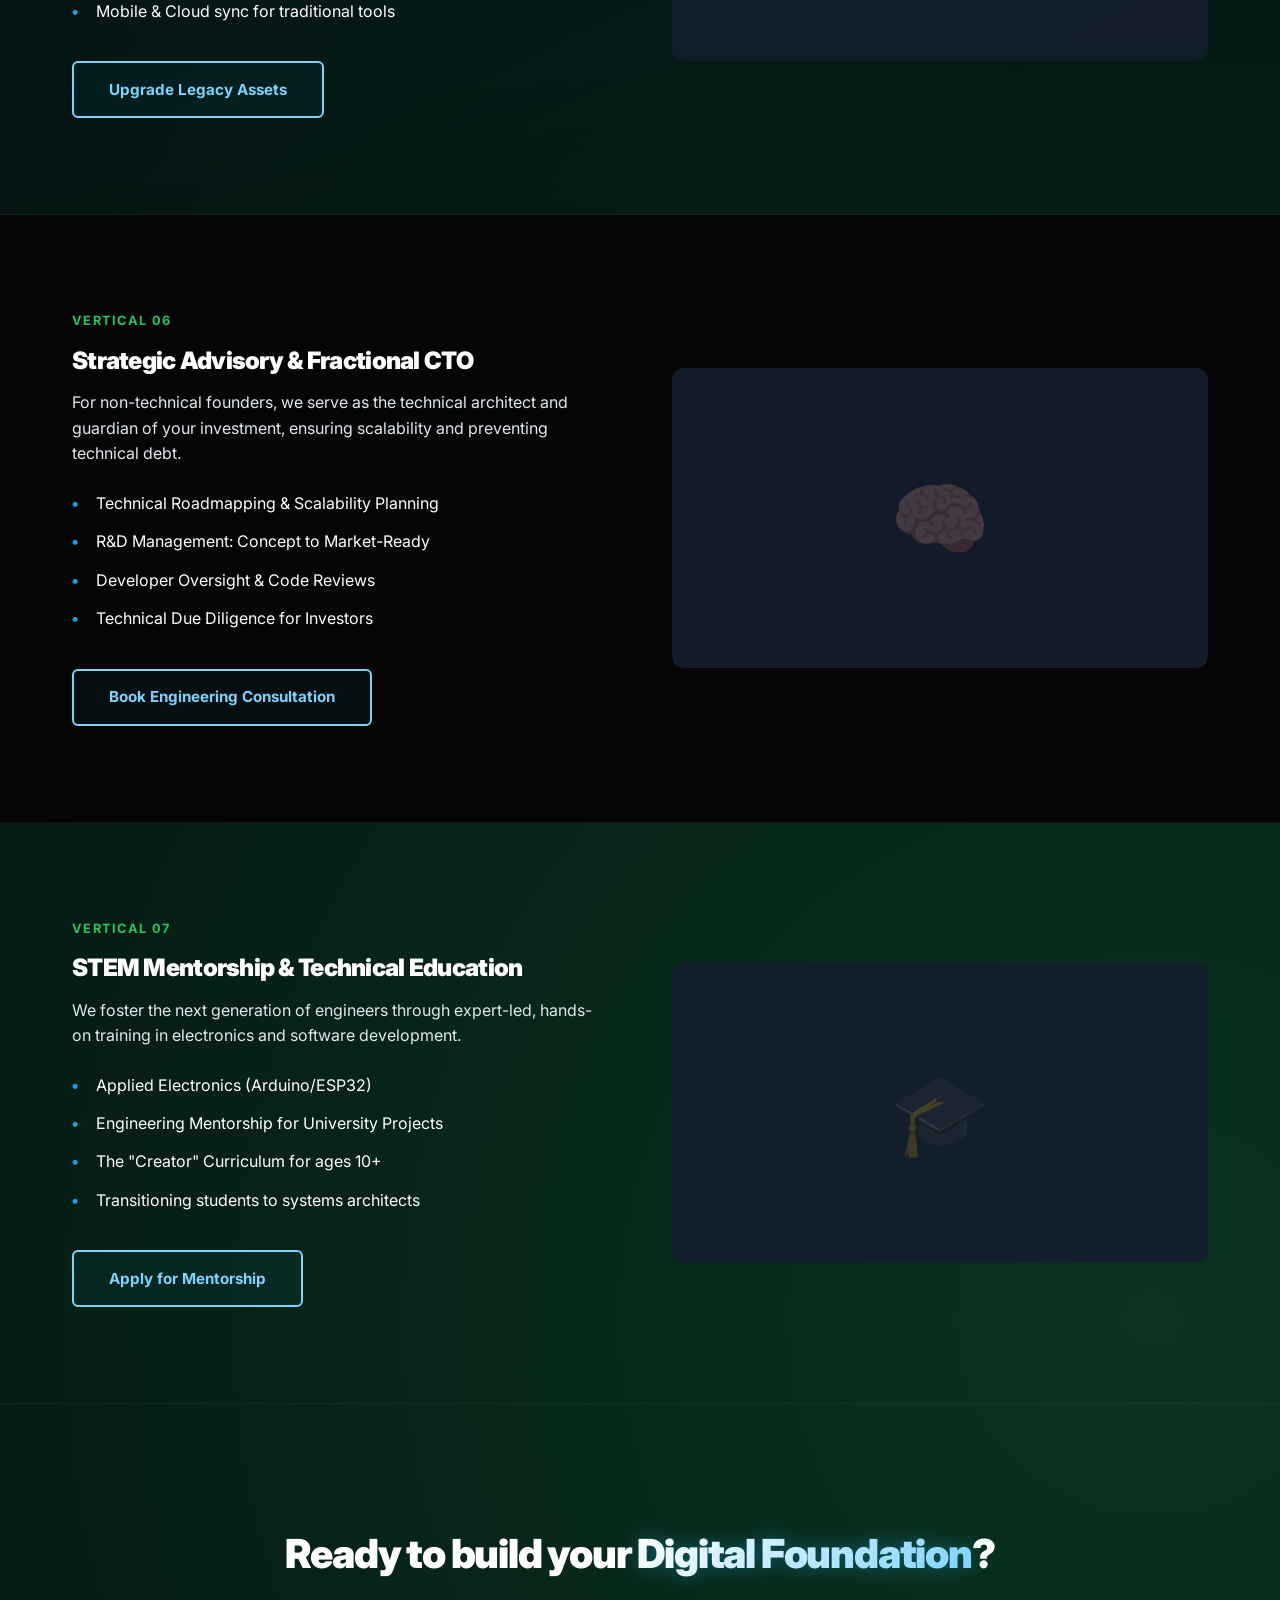
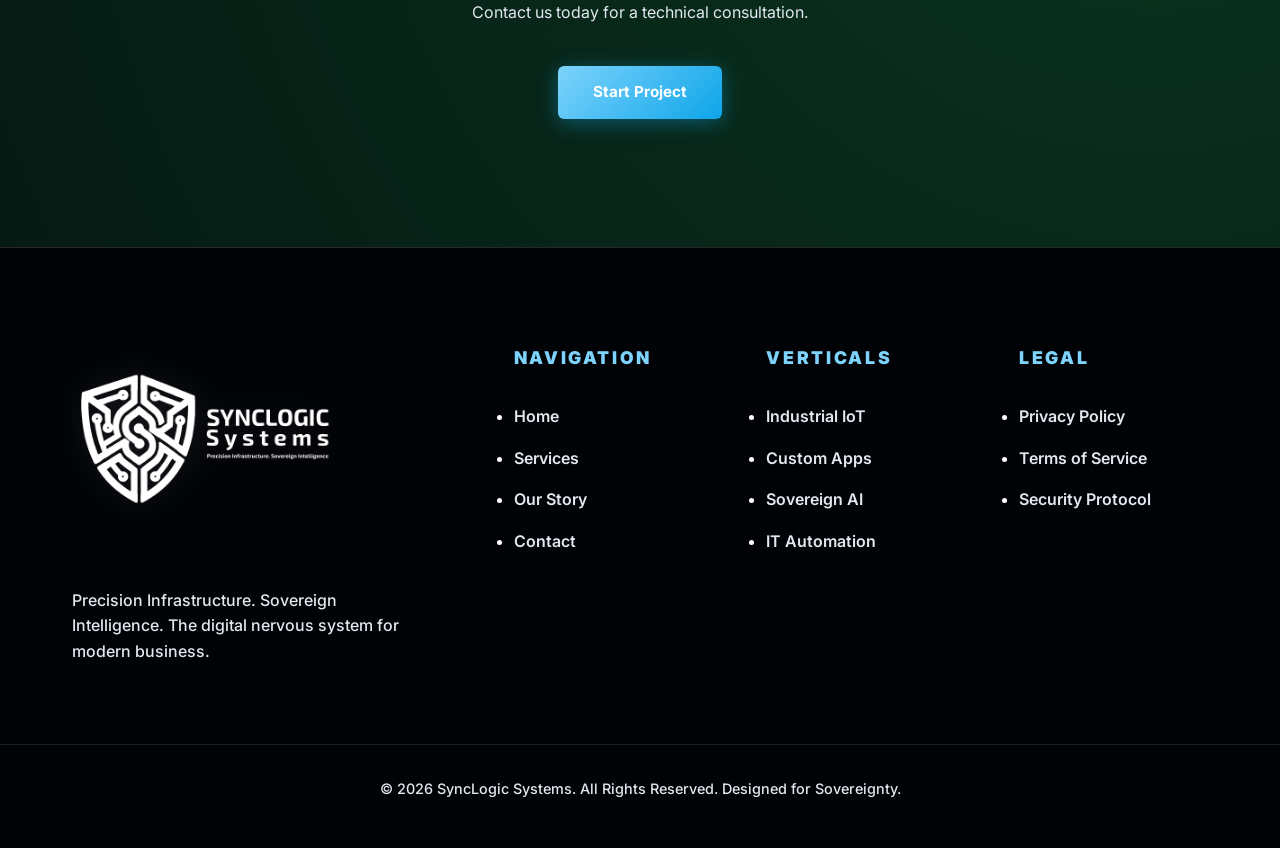
<file: services.html>
<!DOCTYPE html>
<html lang="en">
<head>
    <meta charset="UTF-8">
    <meta name="viewport" content="width=device-width, initial-scale=1.0">
    <title>Our Services | SyncLogic Systems</title>
    <link rel="stylesheet" href="css/style.css">
    <link rel="preconnect" href="https://fonts.googleapis.com">
    <link rel="preconnect" href="https://fonts.gstatic.com" crossorigin>
    <link href="https://fonts.googleapis.com/css2?family=Inter:wght@400;500;600;700;800&display=swap" rel="stylesheet">
    <style>
        .vertical-section {
            padding: 6rem 0;
            border-bottom: 1px solid rgba(255, 255, 255, 0.05);
        }
        .vertical-grid {
            display: grid;
            grid-template-columns: 1fr 1fr;
            gap: 4rem;
            align-items: center;
        }
        .vertical-tag {
            color: var(--color-green);
            font-weight: 700;
            text-transform: uppercase;
            font-size: 0.8rem;
            letter-spacing: 0.1em;
            margin-bottom: 1rem;
            display: block;
        }
        .feature-list {
            list-style: none;
            margin-top: 1.5rem;
        }
        .feature-list li {
            margin-bottom: 0.8rem;
            padding-left: 1.5rem;
            position: relative;
        }
        .feature-list li::before {
            content: "•";
            color: var(--color-blue);
            position: absolute;
            left: 0;
            font-weight: 900;
        }
    </style>
</head>
<body>
    <nav>
        <a href="index.html" class="logo-container">
            <img src="assets/logo-white-icon.png" alt="SyncLogic Icon" class="nav-logo">
            <div class="logo-text" style="font-size: 1.5rem; font-weight: 800; letter-spacing: -0.02em;">SYNCLOGIC <span style="color: var(--color-green-bright); text-shadow: 0 0 10px rgba(22, 122, 86, 0.4);">Systems</span></div>
        </a>
        <ul class="nav-links">
            <li><a href="index.html">Home</a></li>
            <li><a href="services.html">Services</a></li>
            <li><a href="story.html">Our Story</a></li>
            <li><a href="contact.html">Contact</a></li>
        </ul>
        <a href="contact.html" class="btn btn-primary">Get Started</a>
    </nav>

    <header class="container" style="padding: 6rem 2rem; text-align: center;">
        <h1 style="font-size: 3rem;">Engineering <span class="text-gradient-green">Verticals</span></h1>
        <p style="color: var(--color-text-muted); max-width: 600px; margin: 1rem auto 0;">
            We solve complex business problems through structural logic and precision engineering.
        </p>
    </header>

    <!-- Vertical 1: Infrastructure -->
    <section id="infrastructure" class="vertical-section">
        <div class="container vertical-grid">
            <div>
                <span class="vertical-tag">Vertical 01</span>
                <h2>Sovereign Operational Infrastructure</h2>
                <p style="color: var(--color-text-muted); margin-top: 1rem;">
                    Stop renting your digital tools. We build private, secure ecosystems that return data ownership to you. From zero-trust email to automated business intelligence dashboards.
                </p>
                <ul class="feature-list">
                    <li>Custom Business Identity & Domain Security</li>
                    <li>Zero-Cost Email Forwarding & Professional Suites</li>
                    <li>High-Security Data Vaults for Sensitive Records</li>
                    <li>Private "Telegram" Command-and-Control Centers</li>
                </ul>
                <a href="contact.html?selection=infrastructure" class="btn btn-outline" style="margin-top: 1.5rem;">Request Protocol Details</a>
            </div>
            <div style="background: var(--color-card); height: 300px; border-radius: 12px; display: flex; align-items: center; justify-content: center;">
                <span style="color: var(--color-blue); font-size: 5rem; opacity: 0.2;">🛡️</span>
            </div>
        </div>
    </section>

    <!-- Vertical 2: IoT -->
    <section id="iot" class="vertical-section" style="background: #050505;">
        <div class="container vertical-grid">
            <div style="background: var(--color-card); height: 300px; border-radius: 12px; display: flex; align-items: center; justify-content: center; order: 2;">
                <span style="color: var(--color-green); font-size: 5rem; opacity: 0.2;">🛰️</span>
            </div>
            <div style="order: 1;">
                <span class="vertical-tag">Vertical 02</span>
                <h2>Industrial IoT & Remote Telemetry</h2>
                <p style="color: var(--color-text-muted); margin-top: 1rem;">
                    We bring physical equipment into the digital age. Monitor your pharmacy's cold storage, factory machines, or kitchen safety from your phone 24/7.
                </p>
                <ul class="feature-list">
                    <li>Real-time Temperature & Humidity Protection</li>
                    <li>Predictive Maintenance: Detect stress before breakdowns</li>
                    <li>Automated Compliance Logs (Audit-ready)</li>
                    <li>Safety Sensors: Gas leaks, smoke, and door-open alerts</li>
                </ul>
                <a href="contact.html?selection=iot" class="btn btn-outline" style="margin-top: 1.5rem;">Initiate Telemetry Audit</a>
            </div>
        </div>
    </section>

    <!-- Vertical 3: Mobile & Apps -->
    <section id="apps" class="vertical-section">
        <div class="container vertical-grid">
            <div>
                <span class="vertical-tag">Vertical 03</span>
                <h2>Enterprise Mobile Solutions</h2>
                <p style="color: var(--color-text-muted); margin-top: 1rem;">
                    Custom-built apps that work perfectly on both iPhone and Android. Manage your staff, track logistics, or give your customers a premium ordering experience.
                </p>
                <ul class="feature-list">
                    <li>Internal Staff & Attendance Management</li>
                    <li>Logistics & Real-time Stock Tracking</li>
                    <li>Executive Dashboards for Decision-Makers</li>
                    <li>Direct Customer Engagement & Loyalty Systems</li>
                </ul>
                <a href="contact.html?selection=apps" class="btn btn-outline" style="margin-top: 1.5rem;">Request Mobile Architecture</a>
            </div>
            <div style="background: var(--color-card); height: 300px; border-radius: 12px; display: flex; align-items: center; justify-content: center;">
                <span style="color: var(--color-blue); font-size: 5rem; opacity: 0.2;">📱</span>
            </div>
        </div>
    </section>

    <!-- Vertical 4: AI -->
    <section id="ai" class="vertical-section" style="background: #050505;">
        <div class="container vertical-grid">
            <div style="background: var(--color-card); height: 300px; border-radius: 12px; display: flex; align-items: center; justify-content: center; order: 2;">
                <span style="color: var(--color-red); font-size: 5rem; opacity: 0.2;">🤖</span>
            </div>
            <div style="order: 1;">
                <span class="vertical-tag">Vertical 04</span>
                <h2>Sovereign AI Agents</h2>
                <p style="color: var(--color-text-muted); margin-top: 1rem;">
                    Private AI trained specifically on <strong>your</strong> documents and rules. An assistant that knows every price list, manual, and policy in your company.
                </p>
                <ul class="feature-list">
                    <li>24/7 Cognitive Support for Customers</li>
                    <li>Private "Data-Secure" Architectures</li>
                    <li>Automated Paperwork & Data Extraction</li>
                    <li>Seamless Integration with Website & Telegram</li>
                </ul>
                <a href="contact.html?selection=ai" class="btn btn-outline" style="margin-top: 1.5rem;">Deploy Sovereign AI</a>
            </div>
        </div>
    </section>

    <!-- Vertical 5: Hardware Modernization -->
    <section id="retrofitting" class="vertical-section">
        <div class="container vertical-grid">
            <div>
                <span class="vertical-tag">Vertical 05</span>
                <h2>Hardware Modernization & Retrofitting</h2>
                <p style="color: var(--color-text-muted); margin-top: 1rem;">
                    We extend the lifecycle of high-value physical assets by installing "Digital Brains." We specialize in adding connectivity and intelligence to traditional machinery.
                </p>
                <ul class="feature-list">
                    <li>Legacy Digitization: Adding sensors to analog equipment</li>
                    <li>Custom Human-Machine Interfaces (HMI)</li>
                    <li>Real-time usage tracking and digital reporting</li>
                    <li>Mobile & Cloud sync for traditional tools</li>
                </ul>
                <a href="contact.html?selection=retrofitting" class="btn btn-outline" style="margin-top: 1.5rem;">Upgrade Legacy Assets</a>
            </div>
            <div style="background: var(--color-card); height: 300px; border-radius: 12px; display: flex; align-items: center; justify-content: center;">
                <span style="color: var(--color-blue-bright); font-size: 5rem; opacity: 0.2;">⚙️</span>
            </div>
        </div>
    </section>

    <!-- Vertical 6: Strategic Advisory -->
    <section id="advisory" class="vertical-section" style="background: #050505;">
        <div class="container vertical-grid">
            <div style="background: var(--color-card); height: 300px; border-radius: 12px; display: flex; align-items: center; justify-content: center; order: 2;">
                <span style="color: var(--color-green-bright); font-size: 5rem; opacity: 0.2;">🧠</span>
            </div>
            <div style="order: 1;">
                <span class="vertical-tag">Vertical 06</span>
                <h2>Strategic Advisory & Fractional CTO</h2>
                <p style="color: var(--color-text-muted); margin-top: 1rem;">
                    For non-technical founders, we serve as the technical architect and guardian of your investment, ensuring scalability and preventing technical debt.
                </p>
                <ul class="feature-list">
                    <li>Technical Roadmapping & Scalability Planning</li>
                    <li>R&D Management: Concept to Market-Ready</li>
                    <li>Developer Oversight & Code Reviews</li>
                    <li>Technical Due Diligence for Investors</li>
                </ul>
                <a href="contact.html?selection=advisory" class="btn btn-outline" style="margin-top: 1.5rem;">Book Engineering Consultation</a>
            </div>
        </div>
    </section>

    <!-- Vertical 7: Mentorship -->
    <section id="mentorship" class="vertical-section">
        <div class="container vertical-grid">
            <div>
                <span class="vertical-tag">Vertical 07</span>
                <h2>STEM Mentorship & Technical Education</h2>
                <p style="color: var(--color-text-muted); margin-top: 1rem;">
                    We foster the next generation of engineers through expert-led, hands-on training in electronics and software development.
                </p>
                <ul class="feature-list">
                    <li>Applied Electronics (Arduino/ESP32)</li>
                    <li>Engineering Mentorship for University Projects</li>
                    <li>The "Creator" Curriculum for ages 10+</li>
                    <li>Transitioning students to systems architects</li>
                </ul>
                <a href="contact.html?selection=mentorship" class="btn btn-outline" style="margin-top: 1.5rem;">Apply for Mentorship</a>
            </div>
            <div style="background: var(--color-card); height: 300px; border-radius: 12px; display: flex; align-items: center; justify-content: center;">
                <span style="color: var(--color-red); font-size: 5rem; opacity: 0.2;">🎓</span>
            </div>
        </div>
    </section>

    <section class="container" style="text-align: center; padding: 8rem 2rem;">
        <h2 style="font-size: 2.5rem; margin-bottom: 1.5rem;">Ready to build your <span class="text-gradient-blue">Digital Foundation</span>?</h2>
        <p style="color: var(--color-text-muted); margin-bottom: 2.5rem;">Contact us today for a technical consultation.</p>
        <a href="contact.html" class="btn btn-primary btn-large">Start Project</a>
    </section>

    <footer>
        <div class="container footer-grid">
            <div class="footer-info">
                <img src="assets/logo-white-full.png" alt="SyncLogic Systems Full Logo" class="footer-logo">
                <p>Precision Infrastructure. Sovereign Intelligence. The digital nervous system for modern business.</p>
            </div>
            <div class="footer-links">
                <h4>Navigation</h4>
                <ul>
                    <li><a href="index.html">Home</a></li>
                    <li><a href="services.html">Services</a></li>
                    <li><a href="story.html">Our Story</a></li>
                    <li><a href="contact.html">Contact</a></li>
                </ul>
            </div>
            <div class="footer-links">
                <h4>Verticals</h4>
                <ul>
                    <li><a href="#iot">Industrial IoT</a></li>
                    <li><a href="#apps">Custom Apps</a></li>
                    <li><a href="#ai">Sovereign AI</a></li>
                    <li><a href="#infrastructure">IT Automation</a></li>
                </ul>
            </div>
            <div class="footer-links">
                <h4>Legal</h4>
                <ul>
                    <li><a href="privacy.html">Privacy Policy</a></li>
                    <li><a href="terms.html">Terms of Service</a></li>
                    <li><a href="security.html">Security Protocol</a></li>
                </ul>
            </div>
        </div>
        <div class="copyright">
            &copy; 2026 SyncLogic Systems. All Rights Reserved. Designed for Sovereignty.
        </div>
    </footer>
    <script src="js/main.js"></script>
    <script>
        // Fail-safe: Force splash removal after 3.5s for local file compatibility
        setTimeout(function() {
            var s = document.getElementById('splash-screen');
            if (s && !s.classList.contains('fade-out')) {
                s.classList.add('fade-out');
                document.body.classList.remove('lock-scroll');
                setTimeout(function() { s.style.display = 'none'; }, 800);
            }
        }, 3500);
    </script>
</body>
</html>
</file>
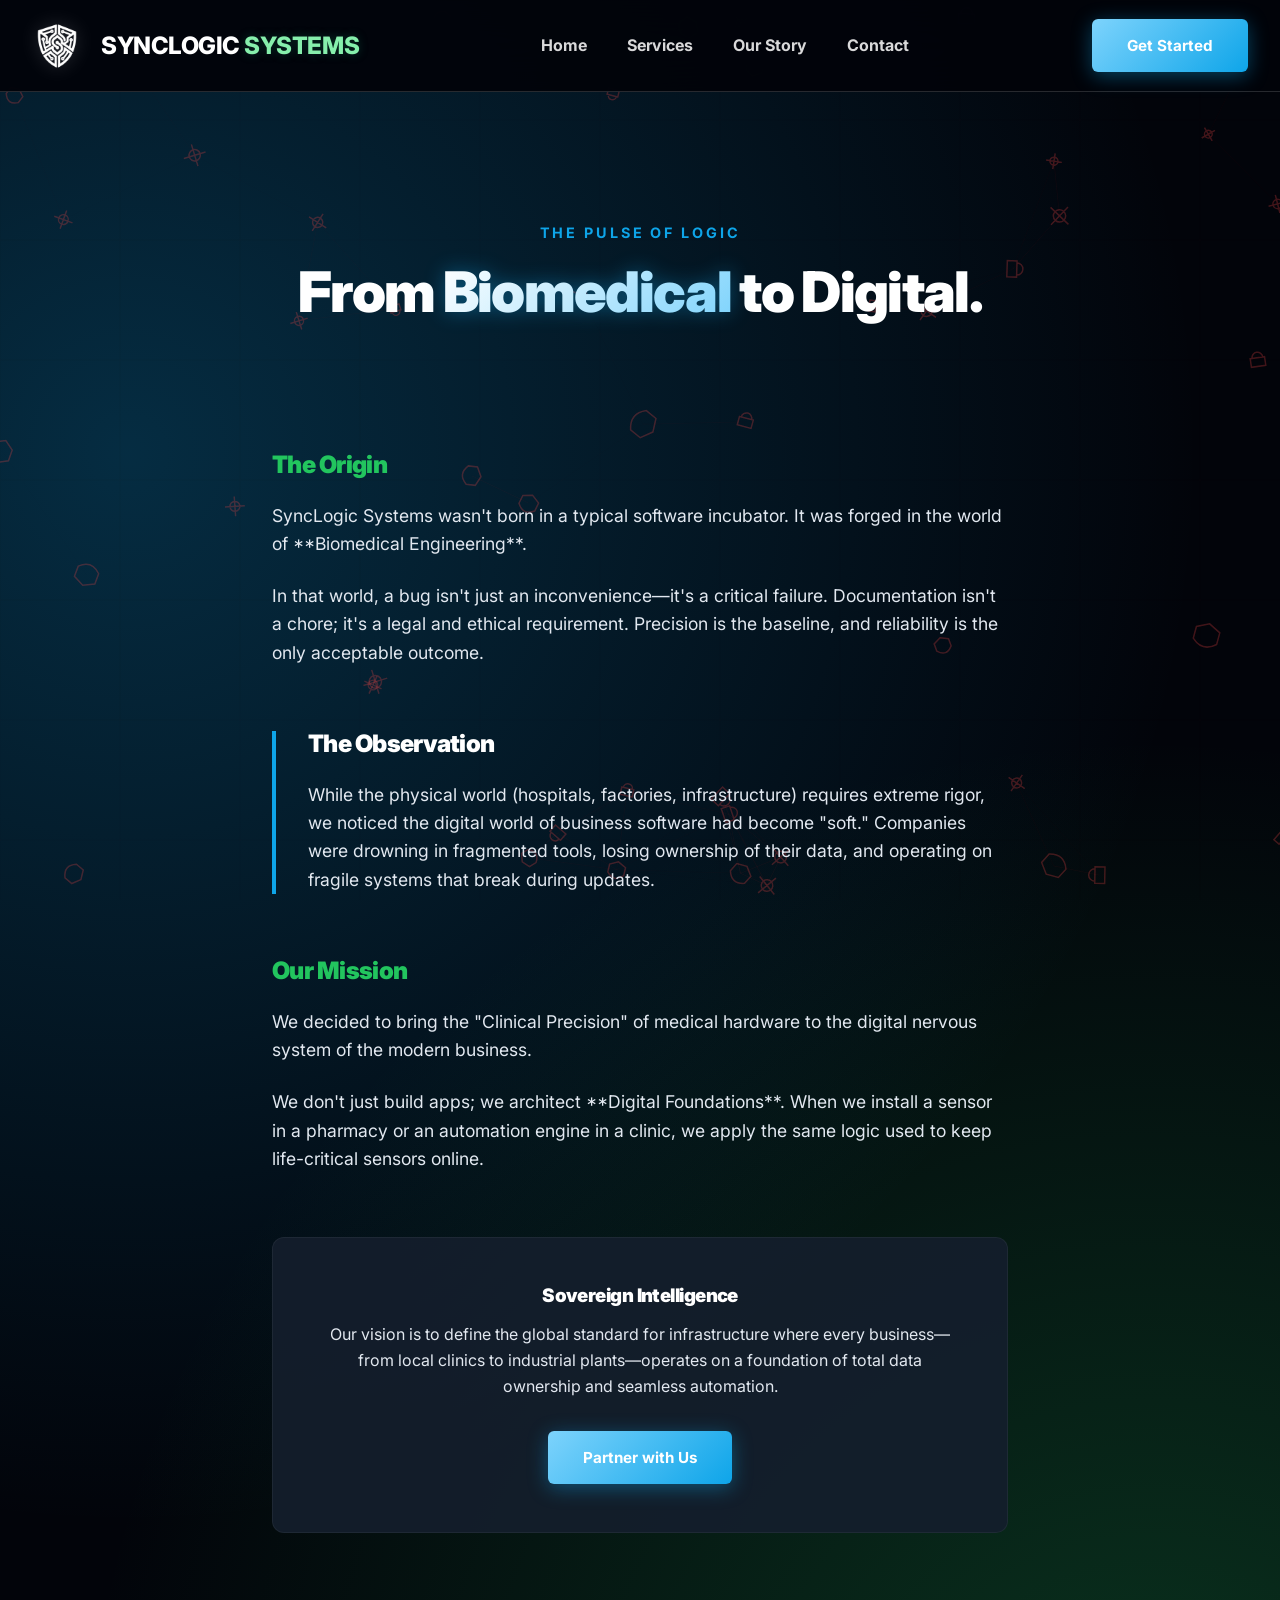
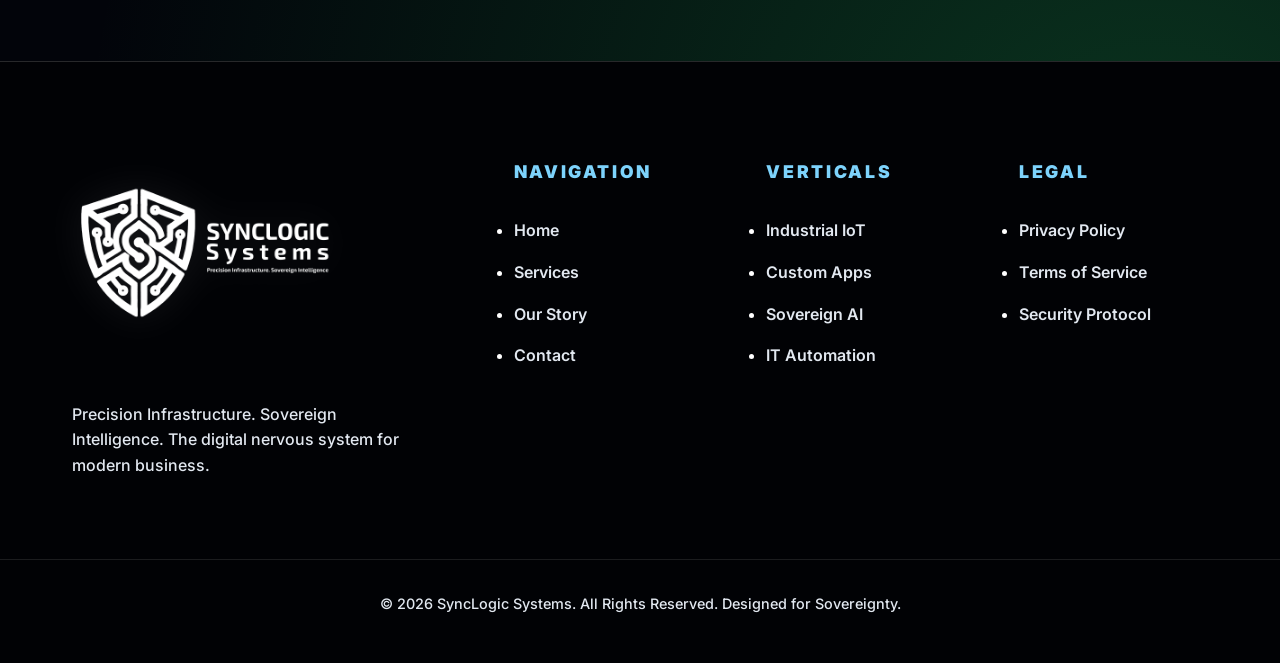
<file: story.html>
<!DOCTYPE html>
<html lang="en">
<head>
    <meta charset="UTF-8">
    <meta name="viewport" content="width=device-width, initial-scale=1.0">
    <title>Our Story | SyncLogic Systems</title>
    <link rel="stylesheet" href="css/style.css">
    <link rel="preconnect" href="https://fonts.googleapis.com">
    <link rel="preconnect" href="https://fonts.gstatic.com" crossorigin>
    <link href="https://fonts.googleapis.com/css2?family=Inter:wght@400;500;600;700;800&display=swap" rel="stylesheet">
</head>
<body>
    <nav>
        <a href="index.html" class="logo-container">
            <img src="assets/logo-white-icon.png" alt="SyncLogic Icon" class="nav-logo">
            <div class="logo-text" style="font-size: 1.5rem; font-weight: 800; letter-spacing: -0.02em;">SYNCLOGIC <span style="color: var(--color-green-bright); text-shadow: 0 0 10px rgba(22, 122, 86, 0.4);">Systems</span></div>
        </a>
        <ul class="nav-links">
            <li><a href="index.html">Home</a></li>
            <li><a href="services.html">Services</a></li>
            <li><a href="story.html">Our Story</a></li>
            <li><a href="contact.html">Contact</a></li>
        </ul>
        <a href="contact.html" class="btn btn-primary">Get Started</a>
    </nav>

    <header class="container" style="padding: 8rem 2rem; text-align: center;">
        <span style="color: var(--color-blue); font-weight: 700; text-transform: uppercase; letter-spacing: 0.2em; font-size: 0.9rem;">The Pulse of Logic</span>
        <h1 style="font-size: 3.5rem; margin-top: 1rem;">From <span class="text-gradient-blue">Biomedical</span> to Digital.</h1>
    </header>

    <section class="container" style="max-width: 800px; padding-bottom: 8rem;">
        <div style="margin-bottom: 4rem;">
            <h2 style="color: var(--color-green); margin-bottom: 1.5rem;">The Origin</h2>
            <p style="font-size: 1.1rem; color: var(--color-text-muted); margin-bottom: 1.5rem;">
                SyncLogic Systems wasn't born in a typical software incubator. It was forged in the world of **Biomedical Engineering**.
            </p>
            <p style="font-size: 1.1rem; color: var(--color-text-muted);">
                In that world, a bug isn't just an inconvenience—it's a critical failure. Documentation isn't a chore; it's a legal and ethical requirement. Precision is the baseline, and reliability is the only acceptable outcome.
            </p>
        </div>

        <div style="margin-bottom: 4rem; padding-left: 2rem; border-left: 4px solid var(--color-blue);">
            <h2 style="margin-bottom: 1.5rem;">The Observation</h2>
            <p style="font-size: 1.1rem; color: var(--color-text-muted);">
                While the physical world (hospitals, factories, infrastructure) requires extreme rigor, we noticed the digital world of business software had become "soft." Companies were drowning in fragmented tools, losing ownership of their data, and operating on fragile systems that break during updates.
            </p>
        </div>

        <div style="margin-bottom: 4rem;">
            <h2 style="color: var(--color-green); margin-bottom: 1.5rem;">Our Mission</h2>
            <p style="font-size: 1.1rem; color: var(--color-text-muted); margin-bottom: 1.5rem;">
                We decided to bring the "Clinical Precision" of medical hardware to the digital nervous system of the modern business. 
            </p>
            <p style="font-size: 1.1rem; color: var(--color-text-muted);">
                We don't just build apps; we architect **Digital Foundations**. When we install a sensor in a pharmacy or an automation engine in a clinic, we apply the same logic used to keep life-critical sensors online.
            </p>
        </div>

        <div style="background: var(--color-card); padding: 3rem; border-radius: 12px; border: 1px solid rgba(255, 255, 255, 0.05); text-align: center;">
            <h3 style="margin-bottom: 1rem;">Sovereign Intelligence</h3>
            <p style="color: var(--color-text-muted); margin-bottom: 2rem;">
                Our vision is to define the global standard for infrastructure where every business—from local clinics to industrial plants—operates on a foundation of total data ownership and seamless automation.
            </p>
            <a href="contact.html" class="btn btn-primary">Partner with Us</a>
        </div>
    </section>

    <footer>
        <div class="container footer-grid">
            <div class="footer-info">
                <img src="assets/logo-white-full.png" alt="SyncLogic Systems Full Logo" class="footer-logo">
                <p>Precision Infrastructure. Sovereign Intelligence. The digital nervous system for modern business.</p>
            </div>
            <div class="footer-links">
                <h4>Navigation</h4>
                <ul>
                    <li><a href="index.html">Home</a></li>
                    <li><a href="services.html">Services</a></li>
                    <li><a href="story.html">Our Story</a></li>
                    <li><a href="contact.html">Contact</a></li>
                </ul>
            </div>
            <div class="footer-links">
                <h4>Verticals</h4>
                <ul>
                    <li><a href="services.html#iot">Industrial IoT</a></li>
                    <li><a href="services.html#apps">Custom Apps</a></li>
                    <li><a href="services.html#ai">Sovereign AI</a></li>
                    <li><a href="services.html#infrastructure">IT Automation</a></li>
                </ul>
            </div>
            <div class="footer-links">
                <h4>Legal</h4>
                <ul>
                    <li><a href="privacy.html">Privacy Policy</a></li>
                    <li><a href="terms.html">Terms of Service</a></li>
                    <li><a href="security.html">Security Protocol</a></li>
                </ul>
            </div>
        </div>
        <div class="copyright">
            &copy; 2026 SyncLogic Systems. All Rights Reserved. Designed for Sovereignty.
        </div>
    </footer>
    <script src="js/main.js"></script>
    <script>
        // Fail-safe: Force splash removal after 3.5s for local file compatibility
        setTimeout(function() {
            var s = document.getElementById('splash-screen');
            if (s && !s.classList.contains('fade-out')) {
                s.classList.add('fade-out');
                document.body.classList.remove('lock-scroll');
                setTimeout(function() { s.style.display = 'none'; }, 800);
            }
        }, 3500);
    </script>
</body>
</html>
</file>
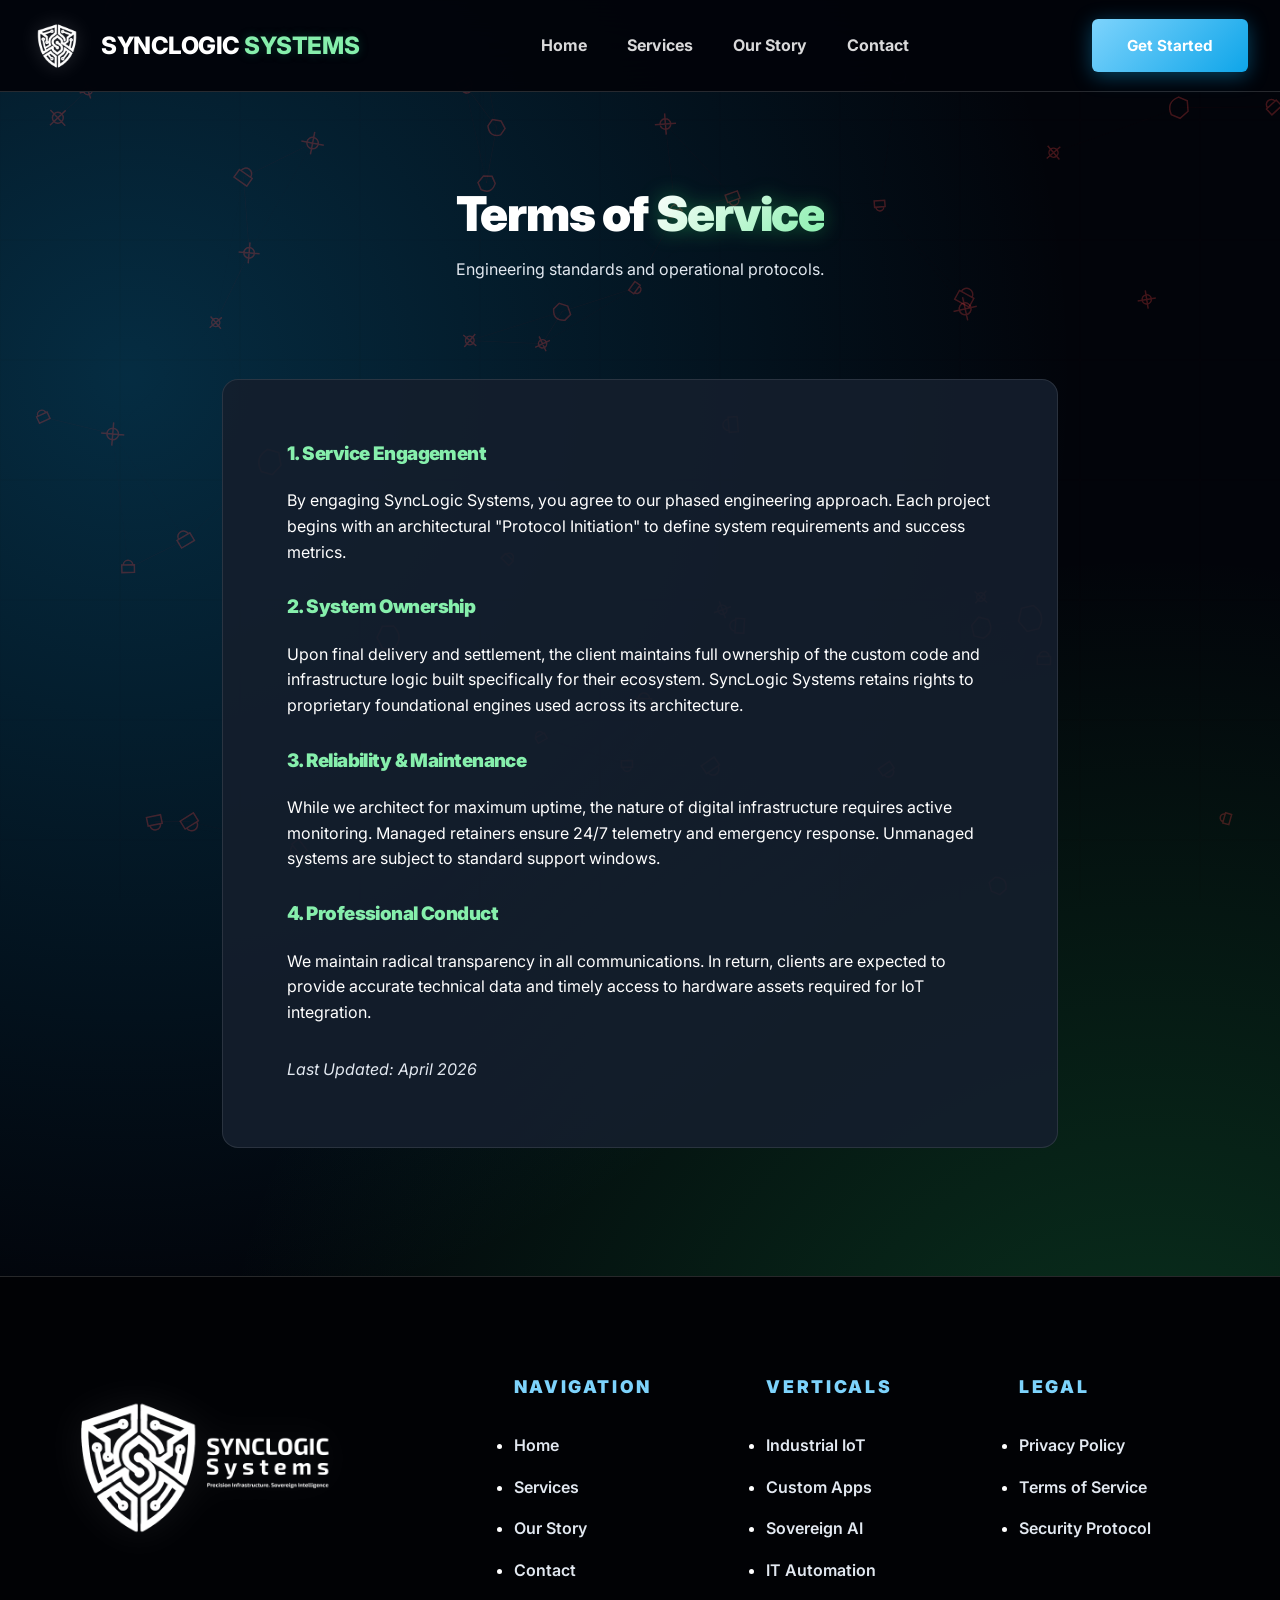
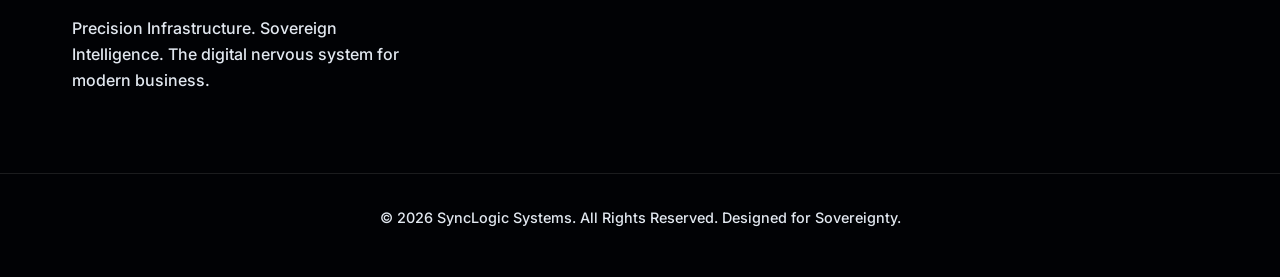
<file: terms.html>
<!DOCTYPE html>
<html lang="en">
<head>
    <meta charset="UTF-8">
    <meta name="viewport" content="width=device-width, initial-scale=1.0">
    <title>Terms of Service | SyncLogic Systems</title>
    <link rel="stylesheet" href="css/style.css">
    <link rel="preconnect" href="https://fonts.googleapis.com">
    <link rel="preconnect" href="https://fonts.gstatic.com" crossorigin>
    <link href="https://fonts.googleapis.com/css2?family=Inter:wght@400;500;600;700;800&display=swap" rel="stylesheet">
</head>
<body>
    <nav>
        <a href="index.html" class="logo-container">
            <img src="assets/logo-white-icon.png" alt="SyncLogic Icon" class="nav-logo">
            <div class="logo-text" style="font-size: 1.5rem; font-weight: 800; letter-spacing: -0.02em;">SYNCLOGIC <span style="color: var(--color-green-bright); text-shadow: 0 0 10px rgba(22, 122, 86, 0.4);">Systems</span></div>
        </a>
        <ul class="nav-links">
            <li><a href="index.html">Home</a></li>
            <li><a href="services.html">Services</a></li>
            <li><a href="story.html">Our Story</a></li>
            <li><a href="contact.html">Contact</a></li>
        </ul>
        <a href="contact.html" class="btn btn-primary">Get Started</a>
    </nav>

    <header class="container" style="padding: 6rem 2rem; text-align: center;">
        <h1 style="font-size: 3rem;">Terms of <span class="text-gradient-green">Service</span></h1>
        <p style="color: var(--color-text-muted); max-width: 600px; margin: 1rem auto 0;">
            Engineering standards and operational protocols.
        </p>
    </header>

    <section class="container" style="max-width: 900px; padding-bottom: 8rem;">
        <div style="background: var(--color-card); padding: 4rem; border-radius: 16px; border: 1px solid rgba(255, 255, 255, 0.1);">
            <h3 style="color: var(--color-green-bright); margin-bottom: 1.5rem;">1. Service Engagement</h3>
            <p style="margin-bottom: 2rem;">By engaging SyncLogic Systems, you agree to our phased engineering approach. Each project begins with an architectural "Protocol Initiation" to define system requirements and success metrics.</p>

            <h3 style="color: var(--color-green-bright); margin-bottom: 1.5rem;">2. System Ownership</h3>
            <p style="margin-bottom: 2rem;">Upon final delivery and settlement, the client maintains full ownership of the custom code and infrastructure logic built specifically for their ecosystem. SyncLogic Systems retains rights to proprietary foundational engines used across its architecture.</p>

            <h3 style="color: var(--color-green-bright); margin-bottom: 1.5rem;">3. Reliability & Maintenance</h3>
            <p style="margin-bottom: 2rem;">While we architect for maximum uptime, the nature of digital infrastructure requires active monitoring. Managed retainers ensure 24/7 telemetry and emergency response. Unmanaged systems are subject to standard support windows.</p>

            <h3 style="color: var(--color-green-bright); margin-bottom: 1.5rem;">4. Professional Conduct</h3>
            <p style="margin-bottom: 2rem;">We maintain radical transparency in all communications. In return, clients are expected to provide accurate technical data and timely access to hardware assets required for IoT integration.</p>

            <p style="font-style: italic; color: var(--color-text-muted);">Last Updated: April 2026</p>
        </div>
    </section>

    <footer>
        <div class="container footer-grid">
            <div class="footer-info">
                <img src="assets/logo-white-full.png" alt="SyncLogic Systems Full Logo" class="footer-logo">
                <p>Precision Infrastructure. Sovereign Intelligence. The digital nervous system for modern business.</p>
            </div>
            <div class="footer-links">
                <h4>Navigation</h4>
                <ul>
                    <li><a href="index.html">Home</a></li>
                    <li><a href="services.html">Services</a></li>
                    <li><a href="story.html">Our Story</a></li>
                    <li><a href="contact.html">Contact</a></li>
                </ul>
            </div>
            <div class="footer-links">
                <h4>Verticals</h4>
                <ul>
                    <li><a href="services.html#iot">Industrial IoT</a></li>
                    <li><a href="services.html#apps">Custom Apps</a></li>
                    <li><a href="services.html#ai">Sovereign AI</a></li>
                    <li><a href="services.html#infrastructure">IT Automation</a></li>
                </ul>
            </div>
            <div class="footer-links">
                <h4>Legal</h4>
                <ul>
                    <li><a href="privacy.html">Privacy Policy</a></li>
                    <li><a href="terms.html">Terms of Service</a></li>
                    <li><a href="security.html">Security Protocol</a></li>
                </ul>
            </div>
        </div>
        <div class="copyright">
            &copy; 2026 SyncLogic Systems. All Rights Reserved. Designed for Sovereignty.
        </div>
    </footer>

    <script src="js/main.js"></script>
    <script>
        setTimeout(function() {
            var s = document.getElementById('splash-screen');
            if (s && !s.classList.contains('fade-out')) {
                s.classList.add('fade-out');
                document.body.classList.remove('lock-scroll');
                setTimeout(function() { s.style.display = 'none'; }, 800);
            }
        }, 3500);
    </script>
</body>
</html>
</file>
<file: css/style.css>
:root {
    --color-blue: #0ea5e9;
    --color-blue-bright: #7dd3fc;
    --color-green: #22c55e;
    --color-green-bright: #86efac;
    --color-red: #ef4444;
    --color-dark: #02040a;
    --color-card: rgba(20, 30, 45, 0.9);
    --color-light: #ffffff;
    --color-text-muted: #e2e8f0;
    --font-main: 'Inter', system-ui, -apple-system, sans-serif;
    --transition: all 0.4s cubic-bezier(0.4, 0, 0.2, 1);
    --glow-blue: 0 0 25px rgba(14, 165, 233, 0.5);
    --glow-green: 0 0 25px rgba(34, 197, 94, 0.5);
}

/* Splash Screen */
#splash-screen {
    position: fixed;
    top: 0;
    left: 0;
    width: 100%;
    height: 100%;
    background-color: var(--color-dark);
    display: flex;
    justify-content: center;
    align-items: center;
    z-index: 10000;
    transition: opacity 0.8s ease, visibility 0.8s;
}

#splash-screen.fade-out {
    opacity: 0;
    visibility: hidden;
    pointer-events: none;
}

.splash-logo {
    width: 700px;
    height: auto;
    animation: pulse-glow 2s infinite ease-in-out;
    margin-bottom: 2rem;
}

.loader-container {
    text-align: center;
    font-family: 'Courier New', Courier, monospace;
}

.loader-text {
    color: var(--color-blue-bright);
    font-size: 0.9rem;
    letter-spacing: 0.3em;
    text-transform: uppercase;
    margin-bottom: 1rem;
    display: block;
    text-shadow: 0 0 10px rgba(56, 189, 248, 0.5);
}

.loader-bar-container {
    width: 300px;
    height: 2px;
    background: rgba(255, 255, 255, 0.1);
    margin: 0 auto;
    position: relative;
    overflow: hidden;
}

.loader-bar {
    position: absolute;
    top: 0;
    left: -100%;
    width: 100%;
    height: 100%;
    background: linear-gradient(90deg, transparent, var(--color-blue-bright), transparent);
    animation: scan-line 1.5s infinite linear;
}

@keyframes scan-line {
    0% { left: -100%; }
    100% { left: 100%; }
}

@keyframes pulse-glow {
    0%, 100% { transform: scale(1); filter: drop-shadow(0 0 20px rgba(255, 255, 255, 0.1)); }
    50% { transform: scale(1.05); filter: drop-shadow(0 0 50px rgba(255, 255, 255, 0.3)); }
}

* {
    margin: 0;
    padding: 0;
    box-sizing: border-box;
}

body {
    background-color: var(--color-dark);
    background-image: 
        radial-gradient(circle at 10% 20%, rgba(14, 165, 233, 0.25) 0%, transparent 50%),
        radial-gradient(circle at 90% 80%, rgba(34, 197, 94, 0.25) 0%, transparent 50%);
    color: var(--color-light);
    font-family: var(--font-main);
    line-height: 1.6;
    overflow-x: hidden;
    min-height: 100vh;
}

body.lock-scroll {
    overflow-y: hidden;
}

/* Background Animation Canvas */
#bg-canvas {
    position: fixed;
    top: 0;
    left: 0;
    width: 100%;
    height: 100%;
    z-index: -1;
    pointer-events: none;
    opacity: 0.9;
}

/* Typography */
h1, h2, h3 {
    font-weight: 900;
    line-height: 1.1;
    letter-spacing: -0.03em;
}

.text-gradient-blue {
    background: linear-gradient(135deg, #ffffff, var(--color-blue-bright));
    -webkit-background-clip: text;
    -webkit-text-fill-color: transparent;
    filter: drop-shadow(0 0 10px rgba(14, 165, 233, 0.4));
}

.text-gradient-green {
    background: linear-gradient(135deg, #ffffff, var(--color-green-bright));
    -webkit-background-clip: text;
    -webkit-text-fill-color: transparent;
    filter: drop-shadow(0 0 10px rgba(34, 197, 94, 0.4));
}

/* Layout */
.container {
    max-width: 1200px;
    margin: 0 auto;
    padding: 0 2rem;
    position: relative;
}

section {
    padding: 8rem 0;
}

/* Navigation */
nav {
    display: flex;
    justify-content: space-between;
    align-items: center;
    padding: 1.2rem 2rem;
    position: sticky;
    top: 0;
    background: rgba(2, 4, 10, 0.95);
    backdrop-filter: blur(25px);
    z-index: 1000;
    border-bottom: 1px solid rgba(255, 255, 255, 0.15);
}

.logo-container {
    display: flex;
    align-items: center;
    gap: 1.2rem;
    text-decoration: none;
    color: inherit;
}

.nav-logo {
    height: 50px;
    width: auto;
    filter: drop-shadow(0 0 10px rgba(255, 255, 255, 0.2));
    padding: 2px;
}

.logo-text {
    font-size: 1.6rem;
    font-weight: 900;
    letter-spacing: -0.02em;
    color: #ffffff;
    text-transform: uppercase;
}

.logo-text span {
    color: var(--color-green-bright);
    text-shadow: 0 0 20px rgba(74, 222, 128, 0.6);
}

.nav-links {
    display: flex;
    gap: 2.5rem;
    list-style: none;
}

.nav-links a {
    color: #ffffff;
    text-decoration: none;
    font-weight: 700;
    font-size: 1rem;
    transition: var(--transition);
    opacity: 0.85;
}

.nav-links a:hover {
    color: var(--color-blue-bright);
    opacity: 1;
    text-shadow: 0 0 15px var(--color-blue-bright);
}

/* Buttons */
.btn {
    display: inline-block;
    padding: 0.9rem 2.2rem;
    border-radius: 6px;
    font-weight: 700;
    text-decoration: none;
    transition: var(--transition);
    cursor: pointer;
    border: none;
    font-size: 0.95rem;
}

.btn-primary {
    background: linear-gradient(135deg, var(--color-blue-bright), var(--color-blue));
    color: white;
    box-shadow: 0 4px 20px rgba(14, 165, 233, 0.4);
}

.btn-primary:hover {
    transform: translateY(-3px);
    box-shadow: 0 10px 25px rgba(14, 165, 233, 0.6);
}

.btn-outline {
    border: 2px solid var(--color-blue-bright);
    color: var(--color-blue-bright);
    background: rgba(14, 165, 233, 0.05);
}

.btn-outline:hover {
    background: rgba(14, 165, 233, 0.15);
    box-shadow: 0 0 20px rgba(14, 165, 233, 0.3);
}

/* Pricing Cards */
.pricing-grid {
    display: grid;
    grid-template-columns: repeat(auto-fit, minmax(320px, 1fr));
    gap: 2.5rem;
    margin-top: 3rem;
}

.pricing-card {
    background: var(--color-card);
    padding: 3.5rem 2.5rem;
    border-radius: 16px;
    border: 1px solid rgba(255, 255, 255, 0.1);
    transition: var(--transition);
    display: flex;
    flex-direction: column;
    backdrop-filter: blur(10px);
}

.pricing-card:hover {
    border-color: var(--color-blue-bright);
    transform: translateY(-8px);
    background: rgba(25, 35, 55, 0.95);
    box-shadow: var(--glow-blue);
}

.pricing-card.featured {
    border: 1px solid var(--color-green-bright);
    box-shadow: 0 0 35px rgba(34, 197, 94, 0.2);
}

.pricing-card.featured::before {
    content: "MOST POPULAR";
    position: absolute;
    top: -12px;
    left: 50%;
    transform: translateX(-50%);
    background: var(--color-green-bright);
    color: var(--color-dark);
    font-size: 0.75rem;
    font-weight: 900;
    padding: 5px 16px;
    border-radius: 20px;
    box-shadow: 0 0 25px rgba(34, 197, 94, 0.5);
}

.price {
    font-size: 2.8rem;
    font-weight: 900;
    margin: 1.5rem 0;
    color: var(--color-light);
}

.pricing-card h3 {
    color: var(--color-blue-bright);
    font-size: 1.6rem;
}

.pricing-card ul {
    list-style: none;
    margin-bottom: 2.5rem;
    flex-grow: 1;
}

.pricing-card ul li {
    margin-bottom: 1rem;
    color: var(--color-light);
    font-size: 1rem;
    font-weight: 500;
    display: flex;
    align-items: center;
}

.pricing-card ul li::before {
    content: "→";
    color: var(--color-green-bright);
    margin-right: 1rem;
    font-weight: 900;
}

/* Footer */
footer {
    background: #010205;
    padding: 6rem 0 3rem;
    border-top: 1px solid rgba(255, 255, 255, 0.15);
}

.footer-grid {
    display: grid;
    grid-template-columns: 2fr 1fr 1fr 1fr;
    gap: 4rem;
}

.footer-info p {
    color: var(--color-text-muted);
    margin-top: 1.5rem;
    max-width: 340px;
    font-size: 1rem;
    font-weight: 500;
}

.footer-logo {
    height: 180px;
    width: auto;
    margin-bottom: 2rem;
    filter: drop-shadow(0 0 20px rgba(255, 255, 255, 0.1));
}

.footer-links h4 {
    margin-bottom: 2rem;
    font-size: 1.1rem;
    color: var(--color-blue-bright);
    text-transform: uppercase;
    letter-spacing: 0.15em;
    font-weight: 900;
}

.footer-links ul li {
    margin-bottom: 1rem;
}

.footer-links ul li a {
    color: var(--color-text-muted);
    text-decoration: none;
    transition: var(--transition);
    font-weight: 600;
}

.footer-links ul li a:hover {
    color: #ffffff;
    padding-left: 8px;
    text-shadow: 0 0 10px rgba(255, 255, 255, 0.3);
}

.copyright {
    text-align: center;
    margin-top: 5rem;
    padding-top: 2rem;
    border-top: 1px solid rgba(255, 255, 255, 0.1);
    color: var(--color-text-muted);
    font-size: 0.9rem;
    font-weight: 500;
}

/* Responsive */
@media (max-width: 992px) {
    .footer-grid {
        grid-template-columns: 1fr 1fr;
    }
}

@media (max-width: 768px) {
    .nav-links {
        display: none;
    }
    header h1 {
        font-size: 2.5rem !important;
    }
}
</file>
